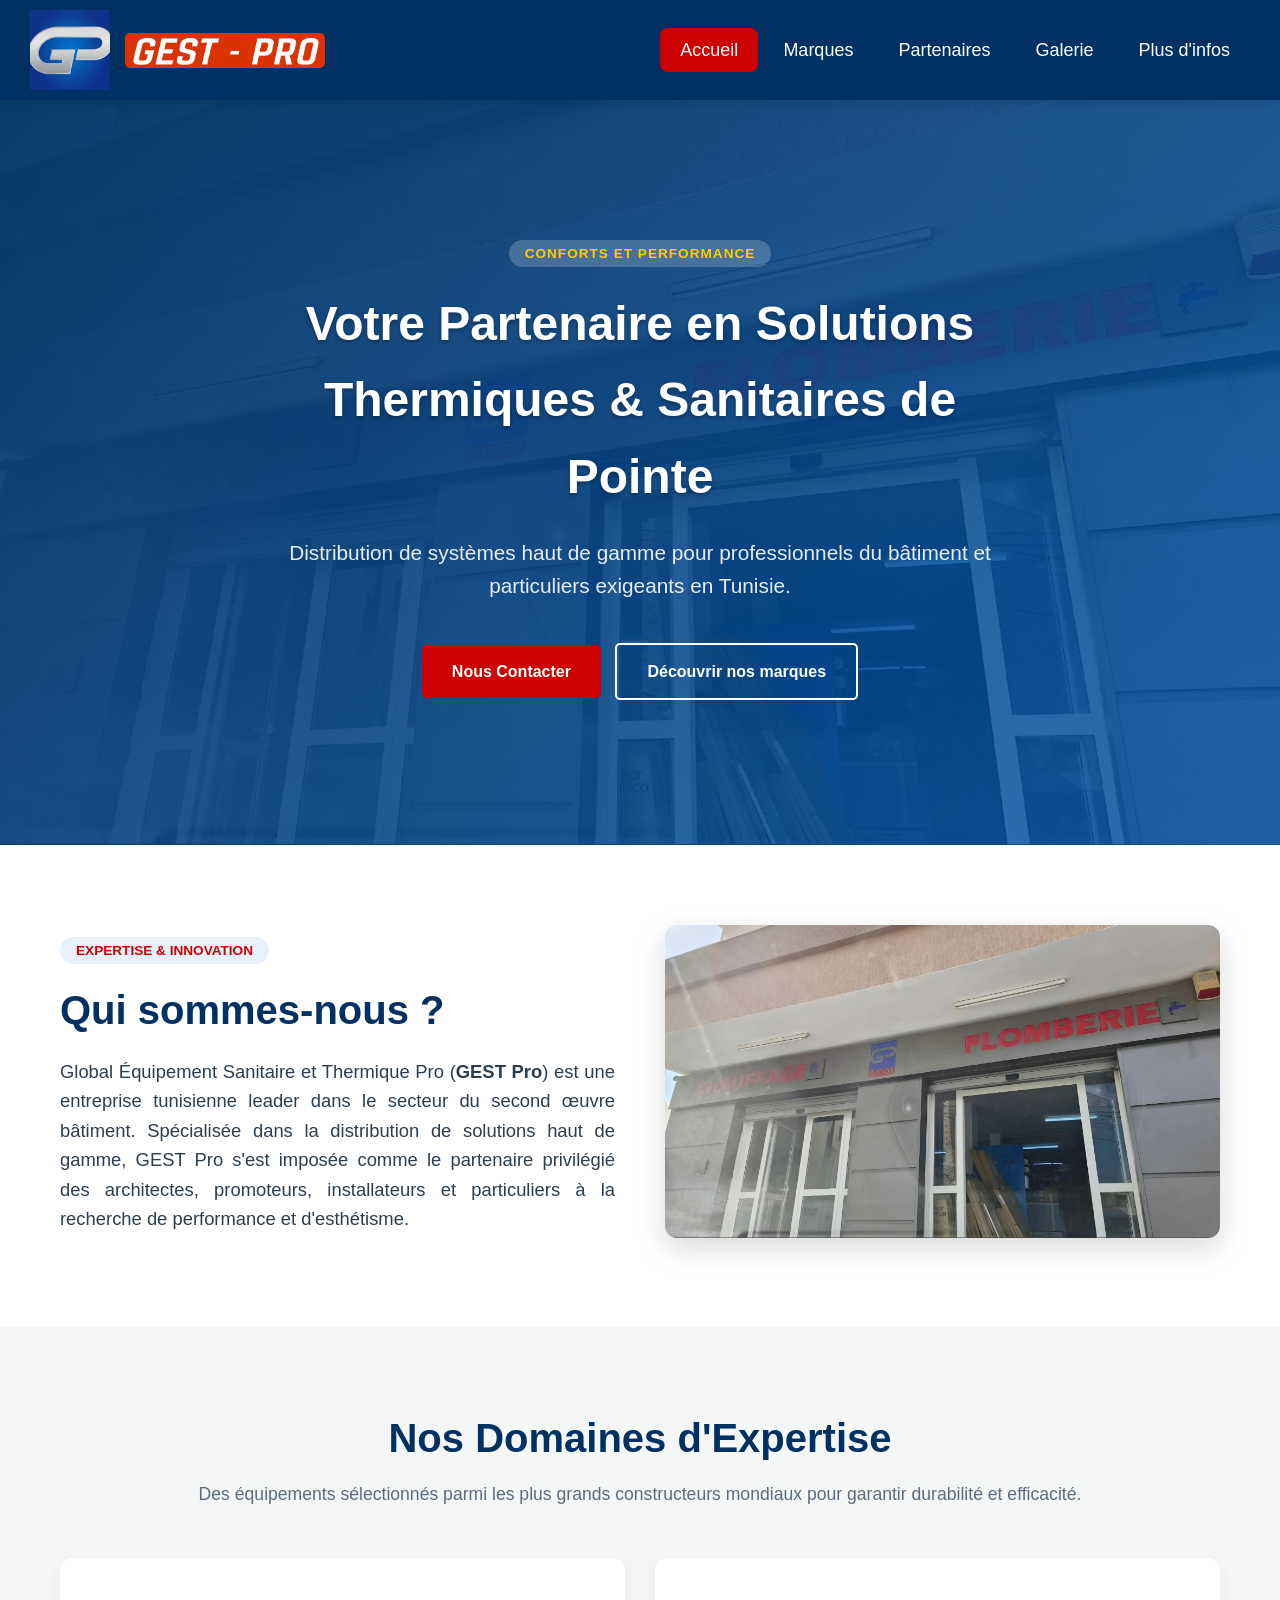
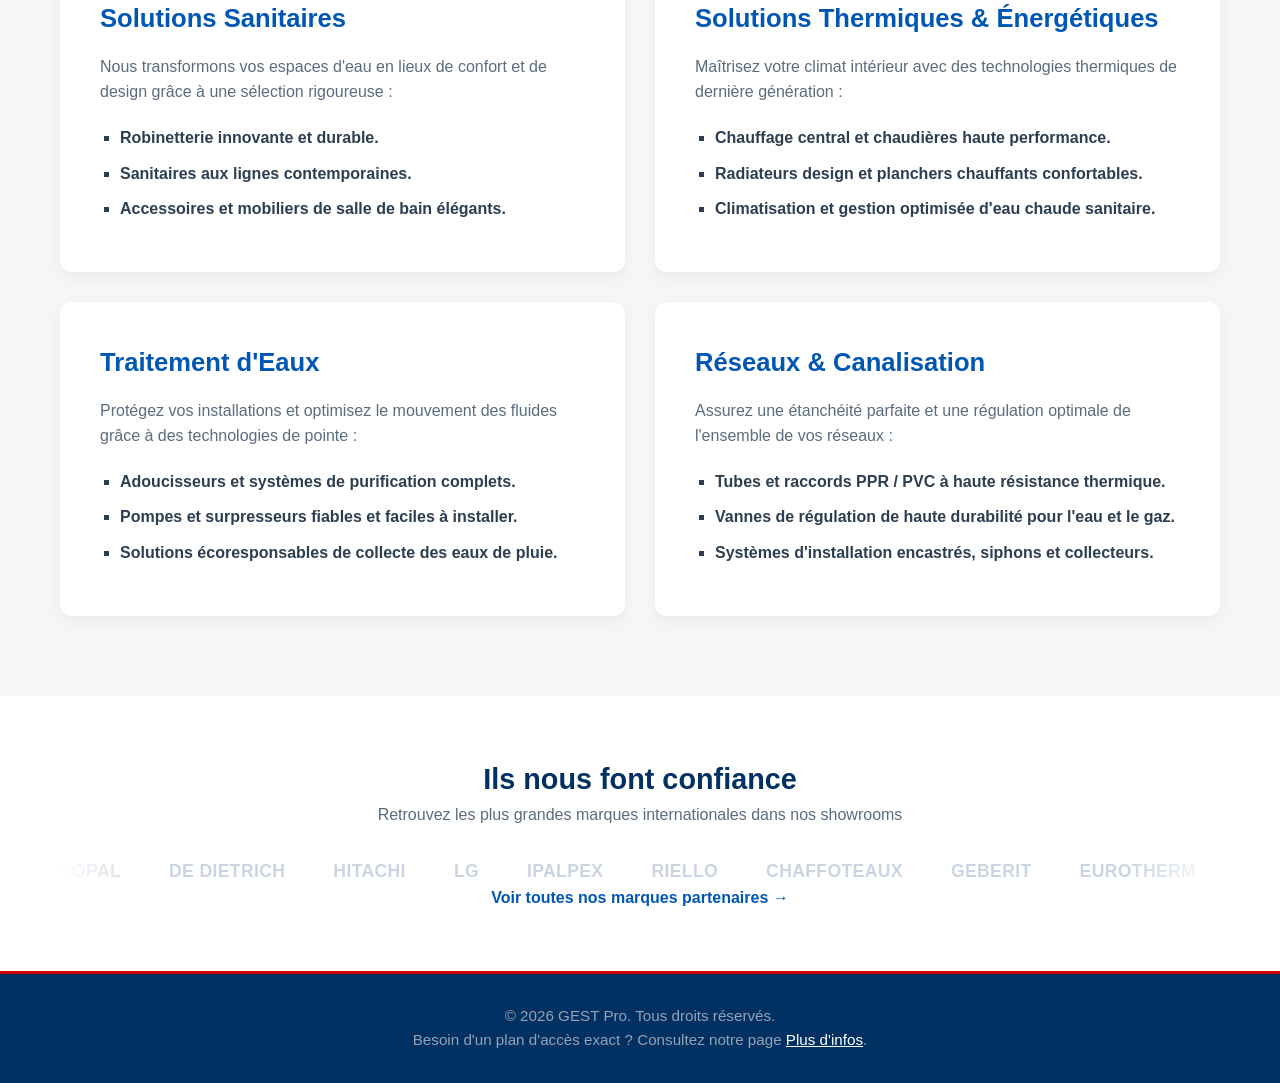
<file: index.html>
<!DOCTYPE html>
<html lang="fr">
<head>
    <meta charset='utf-8'>
    <meta name='viewport' content='width=device-width, initial-scale=1'>
    <meta property="og:site_name" content="GEST Pro">
    <title>GEST Pro: Global Equipements Sanitaires et Thermiques Pro - Sousse</title>
    <meta name="description" content="GEST Pro à Sousse, Tunisie. Spécialiste en solutions thermiques, chauffage central, climatisation, plomberie et équipements sanitaires de haute qualité.">
    <meta name="keywords" content="GEST, GEST Pro, Global, Equipements, sanitaires, thermiques, sousse, gest pro sousse">
    <link rel="shortcut icon" href="pics/gestproimg.png"> <link rel="icon" type="image/png" sizes="32x32" href="pics/gestproimg.png"> 
    <link rel='stylesheet' href='index.css'>
    <script type="application/ld+json">
    {
      "@context": "https://schema.org",
      "@type": "WebSite",
      "name": "GEST Pro",
      "url": "https://gest-pro-17.github.io/GEST-Pro/"
    }
    </script>
    <script type="application/ld+json">
    {
      "@context": "https://schema.org",
      "@type": "LocalBusiness",
      "name": "GEST Pro",
      "description": "Distributeur de solutions thermiques et sanitaires en Tunisie.",
      "image": "https://gest-pro-17.github.io/GEST-Pro/pics/facadeJour.png",
      "telephone": "+216 31 154 858",
      "email": "anouar.graja@gmail.com",
      "address": {
        "@type": "PostalAddress",
        "addressLocality": "Sousse",
        "addressCountry": "TN"
      },
      "openingHours": "Mo-Fr 08:00-17:30, Sa 08:00-14:30",
      "url": "https://gest-pro-17.github.io/GEST-Pro/"
    }
    </script>

</head>
<body>

    <header>
        <nav class="navbar">
            <div class="logo-container">
                <img src="pics/gestproimg.png" alt="Logo de GEST Pro" class="logo-icon" width="80" height="80">
                <img src="pics/gestprotext.png" alt="GEST Pro" class="logo-text" width="200" height="35">
            </div>
            <ul class="nav-links">
                <li><a href="index.html" class="active">Accueil</a></li>
                <li><a href="marques.html">Marques</a></li>
                <li><a href="partenaires.html">Partenaires</a></li>
                <li><a href="galerie.html">Galerie</a></li>
                <li><a href="infos.html">Plus d'infos</a></li>
            </ul>
        </nav>
    </header>

    <main>
        <section class="hero-section">
            <div class="hero-overlay"></div>
            <div class="container hero-content">
                <span class="badge-alt">CONFORTS ET PERFORMANCE</span>
                <h1>Votre Partenaire en Solutions Thermiques & Sanitaires de Pointe</h1>
                <p>Distribution de systèmes haut de gamme pour professionnels du bâtiment et particuliers exigeants en Tunisie.</p>
                <div class="hero-actions">
                    <a href="infos.html" class="btn btn-primary">Nous Contacter</a>
                    <a href="marques.html" class="btn btn-secondary">Découvrir nos marques</a>
                </div>
            </div>
        </section>

        <section class="about-gest">
            <div class="container">
                <div class="intro-container">
                    <div class="intro-text">
                        <span class="badge">EXPERTISE & INNOVATION</span>
                        <h2>Qui sommes-nous ?</h2>
                        <p class="lead">
                            Global Équipement Sanitaire et Thermique Pro (<strong>GEST Pro</strong>) est une entreprise tunisienne leader dans le secteur du second œuvre bâtiment. Spécialisée dans la distribution de solutions haut de gamme, GEST Pro s'est imposée comme le partenaire privilégié des architectes, promoteurs, installateurs et particuliers à la recherche de performance et d'esthétisme.
                        </p>
                    </div>
                    <div class="intro-image">
                        <img src="pics/facadeJour.png" alt="Façade de GEST Pro" class="facade-image">
                    </div>
                </div>
            </div>
        </section>

        <section class="expertise-section">
            <div class="container">
                <h2 class="section-title">Nos Domaines d'Expertise</h2>
                <p class="section-subtitle">Des équipements sélectionnés parmi les plus grands constructeurs mondiaux pour garantir durabilité et efficacité.</p>
                
                <div class="features-grid">
                    <div class="feature-card" id="sanitaires">
                        <div class="card-body">
                            <h3>Solutions Sanitaires</h3>
                            <p>Nous transformons vos espaces d'eau en lieux de confort et de design grâce à une sélection rigoureuse :</p>
                            <ul>
                                <li>Robinetterie innovante et durable.</li>
                                <li>Sanitaires aux lignes contemporaines.</li>
                                <li>Accessoires et mobiliers de salle de bain élégants.</li>
                            </ul>
                        </div>
                    </div>

                    <div class="feature-card" id="thermiques">
                        <div class="card-body">
                            <h3>Solutions Thermiques & Énergétiques</h3>
                            <p>Maîtrisez votre climat intérieur avec des technologies thermiques de dernière génération :</p>
                            <ul>
                                <li>Chauffage central et chaudières haute performance.</li>
                                <li>Radiateurs design et planchers chauffants confortables.</li>
                                <li>Climatisation et gestion optimisée d'eau chaude sanitaire.</li>
                            </ul>
                        </div>
                    </div>

                    <div class="feature-card" id="traitement-eaux">
                        <div class="card-body">
                            <h3>Traitement d'Eaux</h3>
                            <p>Protégez vos installations et optimisez le mouvement des fluides grâce à des technologies de pointe :</p>
                            <ul>
                                <li>Adoucisseurs et systèmes de purification complets.</li>
                                <li>Pompes et surpresseurs fiables et faciles à installer.</li>
                                <li>Solutions écoresponsables de collecte des eaux de pluie.</li>
                            </ul>
                        </div>
                    </div>

                    <div class="feature-card" id="reseaux-canalisation">
                        <div class="card-body">
                            <h3>Réseaux & Canalisation</h3>
                            <p>Assurez une étanchéité parfaite et une régulation optimale de l'ensemble de vos réseaux :</p>
                            <ul>
                                <li>Tubes et raccords PPR / PVC à haute résistance thermique.</li>
                                <li>Vannes de régulation de haute durabilité pour l'eau et le gaz.</li>
                                <li>Systèmes d'installation encastrés, siphons et collecteurs.</li>
                            </ul>
                        </div>
                    </div>
                </div>
            </div>
        </section>

        <section class="brands-preview">
            <div class="container text-center">
                <h3>Ils nous font confiance</h3>
                <p>Retrouvez les plus grandes marques internationales dans nos showrooms</p>
                <div class="brands-logos-placeholder">
                      <div class="brands-track">
                        <span>SOPAL</span>
                        <span>DE DIETRICH</span>
                        <span>HITACHI</span>
                        <span>LG</span>
                        <span>IPALPEX</span>
                        <span>RIELLO</span>
                        <span>CHAFFOTEAUX</span>
                        <span>GEBERIT</span>
                        <span>EUROTHERM</span>
                        <span>TIEMME</span>
                        <span>HANSGROHE</span>
                        <span>ASTRALPOOL</span>
                        <span>GROHE</span>
                        <span>ARCO</span>
                      </div>
                      <div class="brands-track" aria-hidden="true">
                        <span>SOPAL</span>
                        <span>DE DIETRICH</span>
                        <span>HITACHI</span>
                        <span>LG</span>
                        <span>IPALPEX</span>
                        <span>RIELLO</span>
                        <span>CHAFFOTEAUX</span>
                        <span>GEBERIT</span>
                        <span>EUROTHERM</span>
                        <span>TIEMME</span>
                        <span>HANSGROHE</span>
                        <span>ASTRALPOOL</span>
                        <span>GROHE</span>
                        <span>ARCO</span>
                      </div>
                    </div>
                <a href="marques.html" class="link-more">Voir toutes nos marques partenaires →</a>
            </div>
        </section>
    </main>

    <footer class="main-footer">
        <div class="container footer-content">
            <p>&copy; 2026 GEST Pro. Tous droits réservés.</p>
            <p>Besoin d'un plan d'accès exact ? Consultez notre page <a href="infos.html">Plus d'infos</a>.</p>
        </div>
    </footer>

</body>
</html>
</file>
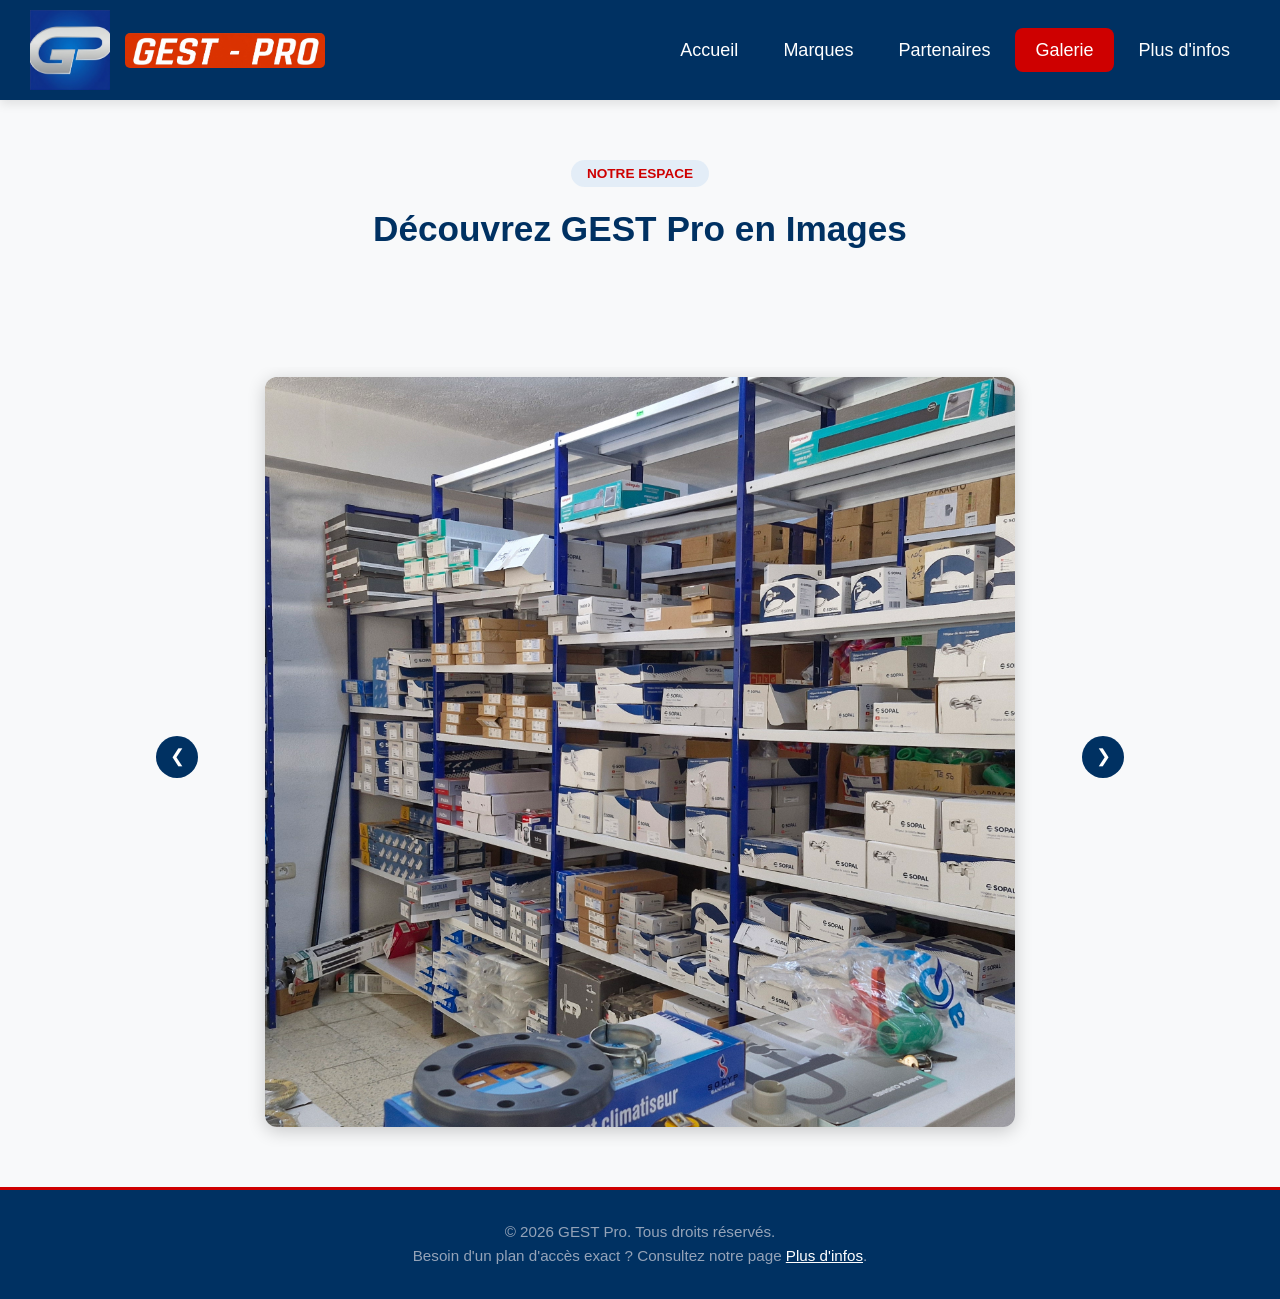
<file: galerie.html>
<!DOCTYPE html>
<html lang="fr">
<head>
    <meta charset='utf-8'>
    <meta name='viewport' content='width=device-width, initial-scale=1'>
    <meta name="description" content="Découvrez GEST Pro Sousse en images: aperçu de nos solutions sanitaires et thermiques professionelles.">
    <title>GEST Pro en images - un Sneak Peek</title>
    <link rel="shortcut icon" href="pics/gestproimg.png"> <link rel="icon" type="image/png" sizes="32x32" href="pics/gestproimg.png"> 
   
    <link rel='stylesheet' href='index.css'>
    <link rel='stylesheet' href='galerie.css'>
</head>
<body>

    <header>
        <nav class="navbar">
            <div class="logo-container">
                <img src="pics/gestproimg.png" alt="Logo" class="logo-icon" width="80" height="80">
                <img src="pics/gestprotext.png" alt="GEST Pro" class="logo-text" width="200" height="35">
            </div>
            <ul class="nav-links">
                <li><a href="index.html">Accueil</a></li>
                <li><a href="marques.html">Marques</a></li>
                <li><a href="partenaires.html">Partenaires</a></li>
                <li><a href="galerie.html" class="active">Galerie</a></li>
                <li><a href="infos.html">Plus d'infos</a></li>
            </ul>
        </nav>
    </header>

    <main class="galerie-page">
        <section class="galerie-intro">
            <div class="container">
                <span class="badge">Notre Espace</span>
                <h1 class="section-title">Découvrez GEST Pro en Images</h1>
            </div>
        </section>

        <section class="carousel-section">
            <div class="carousel-container">
                <button class="carousel-arrow prev-arrow" id="prevBtn">&#10094;</button>
                <button class="carousel-arrow next-arrow" id="nextBtn">&#10095;</button>

                <div class="carousel-track" id="carouselTrack">
                    <div class="carousel-slide"><img src="pics/photo1.jpg" alt="Photo 1"></div>
                    <div class="carousel-slide"><img src="pics/photo2.jpg" alt="Photo 2"></div>
                    <div class="carousel-slide"><img src="pics/photo3.jpg" alt="Photo 3"></div>
                    <div class="carousel-slide"><img src="pics/photo4.jpg" alt="Photo 4"></div>
                    <div class="carousel-slide"><img src="pics/photo5.jpg" alt="Photo 5"></div>
                    <div class="carousel-slide"><img src="pics/photo6.jpg" alt="Photo 6"></div>
                    <div class="carousel-slide"><img src="pics/photo7.jpg" alt="Photo 7"></div>
                    <div class="carousel-slide"><img src="pics/photo8.jpg" alt="Photo 8"></div>
                    <div class="carousel-slide"><img src="pics/photo9.jpg" alt="Photo 9"></div>
                    <div class="carousel-slide"><img src="pics/photo10.jpg" alt="Photo 10"></div>
                    <div class="carousel-slide"><img src="pics/photo11.jpg" alt="Photo 11"></div>
                    <div class="carousel-slide"><img src="pics/photo12.jpg" alt="Photo 12"></div>
                    <div class="carousel-slide"><img src="pics/photo13.jpg" alt="Photo 13"></div>
                    <div class="carousel-slide"><img src="pics/photo14.jpg" alt="Photo 14"></div>
                    <div class="carousel-slide"><img src="pics/photo15.jpg" alt="Photo 15"></div>
                    <div class="carousel-slide"><img src="pics/photo16.jpg" alt="Photo 16"></div>
                    <div class="carousel-slide"><img src="pics/photo17.jpg" alt="Photo 17"></div>
                    <div class="carousel-slide"><img src="pics/photo18.jpg" alt="Photo 18"></div>
                    <div class="carousel-slide"><img src="pics/photo19.jpg" alt="Photo 19"></div>
                    <div class="carousel-slide"><img src="pics/photo20.jpg" alt="Photo 20"></div>
                    <div class="carousel-slide"><img src="pics/photo21.jpg" alt="Photo 21"></div>
                    <div class="carousel-slide"><img src="pics/photo22.jpg" alt="Photo 22"></div>
                    <div class="carousel-slide"><img src="pics/photo23.jpg" alt="Photo 23"></div>
                    <div class="carousel-slide"><img src="pics/photo24.jpg" alt="Photo 24"></div>
                </div>
            </div>
        </section>
    </main>

    <script>
        const track   = document.getElementById('carouselTrack');
        const prevBtn = document.getElementById('prevBtn');
        const nextBtn = document.getElementById('nextBtn');

        // Scroll exactly one slide (= the track's visible width) at a time
        // scroll-snap-type in CSS ensures it always lands perfectly centered
        nextBtn.addEventListener('click', () => track.scrollBy({ left:  track.offsetWidth, behavior: 'smooth' }));
        prevBtn.addEventListener('click', () => track.scrollBy({ left: -track.offsetWidth, behavior: 'smooth' }));
    </script>

    <footer class="main-footer">
        <div class="container footer-content">
            <p>&copy; 2026 GEST Pro. Tous droits réservés.</p>
            <p>Besoin d'un plan d'accès exact ? Consultez notre page <a href="infos.html">Plus d'infos</a>.</p>
        </div>
    </footer>
</body>
</html>
</file>
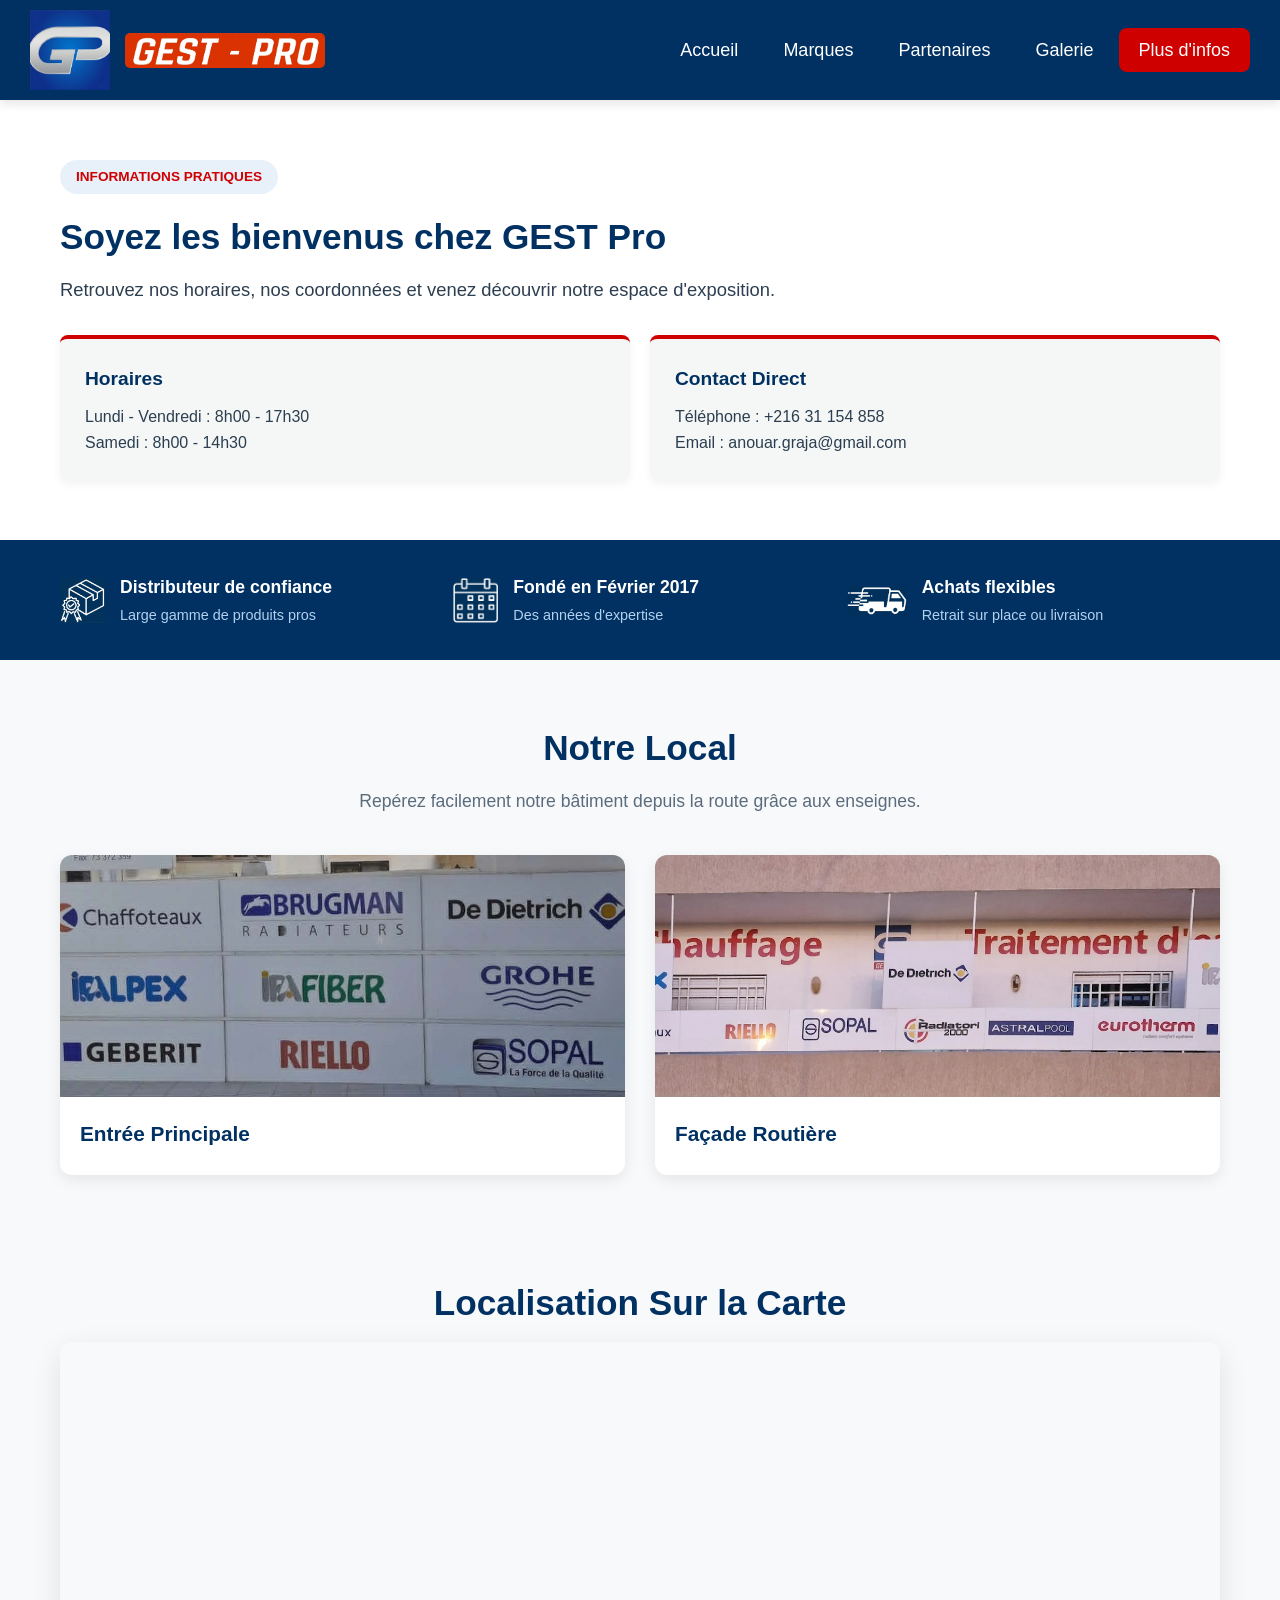
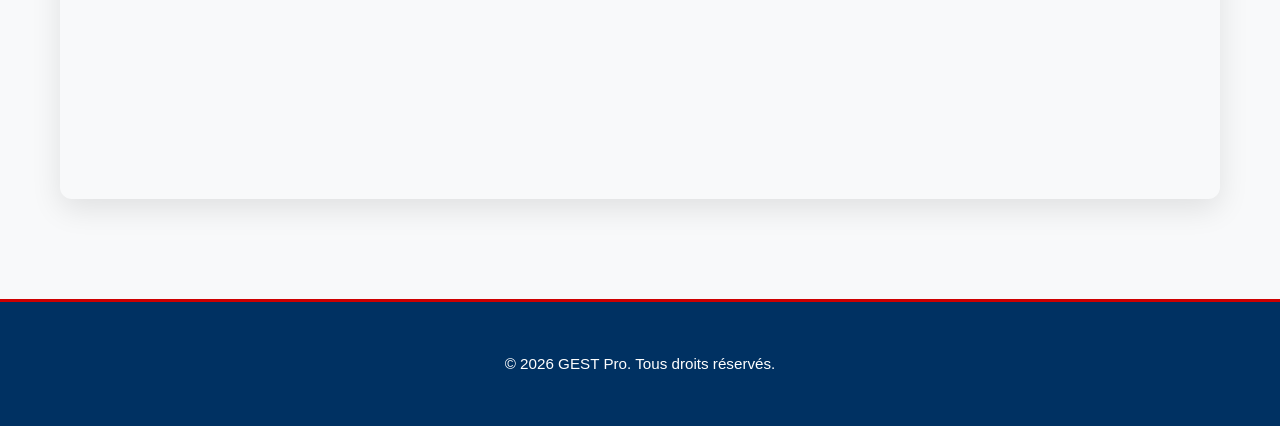
<file: infos.html>
<!DOCTYPE html>
<html lang="fr">
<head>
    <meta charset='utf-8'>
    <meta name='viewport' content='width=device-width, initial-scale=1'>
    <meta name="description" content="Contactez GEST Pro à Sousse. Horaires, téléphone, email et plan d'accès pour visiter notre showroom d'équipements sanitaires.">
    <title>Contact, Horaires & Localisation de GEST Pro Sousse</title>
    <link rel="shortcut icon" href="pics/gestproimg.png"> <link rel="icon" type="image/png" sizes="32x32" href="pics/gestproimg.png"> 
   
    <link rel='stylesheet' href='index.css'> <link rel='stylesheet' href='infos.css'>   
    <script type="application/ld+json">
        {
          "@context": "https://schema.org",
          "@type": "LocalBusiness",
          "name": "GEST Pro",
          "description": "Distributeur de solutions thermiques et sanitaires en Tunisie.",
          "image": "https://houssemdedinegraja.github.io/GEST-Pro/pics/facadeJour.png",
          "telephone": "+216 31 154 858",
          "email": "anouar.graja@gmail.com",
          "address": {
            "@type": "PostalAddress",
            "addressLocality": "Sousse",
            "addressCountry": "TN"
          },
          "openingHours": "Mo-Fr 08:00-17:30, Sa 08:00-14:30",
          "url": "https://houssemdedinegraja.github.io/GEST-Pro/"
        }
    </script>
</head>
<body>

    <header>
        <nav class="navbar">
            <div class="logo-container">
                <img src="pics/gestproimg.png" alt="Logo de GEST Pro" class="logo-icon" width="80" height="80">
                <img src="pics/gestprotext.png" alt="GEST Pro" class="logo-text" width="200" height="35">
            </div>
            <ul class="nav-links">
                <li><a href="index.html">Accueil</a></li>
                <li><a href="marques.html">Marques</a></li>
                <li><a href="partenaires.html">Partenaires</a></li>
                <li><a href="galerie.html">Galerie</a></li>
                <li><a href="infos.html" class="active">Plus d'infos</a></li>
                
            </ul>
        </nav>
    </header>

    <main class="infos-page">
        <section class="info-header-section">
            <div class="container info-hero-split">
                
                <div class="info-hero-left">
                    <span class="badge">Informations Pratiques</span>
                    <h1 class="section-title left-align">Soyez les bienvenus chez GEST Pro</h1>
                    <p class="lead left-align">Retrouvez nos horaires, nos coordonnées et venez découvrir notre espace d'exposition.</p>
                    
                    <div class="info-grid">
                        <div class="info-card">
                            <h4>Horaires</h4>
                            <p>Lundi - Vendredi : 8h00 - 17h30<br>Samedi : 8h00 - 14h30</p>
                        </div>
                        <div class="info-card">
                            <h4>Contact Direct</h4>
                            <p>Téléphone : +216 31 154 858<br>Email : anouar.graja@gmail.com</p>
                        </div>
                    </div>
                </div>
            </div>
        </section>
        <section class="trust-banner">
            <div class="container trust-container">
                
                <div class="trust-item">
                    <img src="pics/product-icon.png" alt="Icône Produit" class="trust-icon">
                    <div class="trust-text">
                        <strong>Distributeur de confiance</strong>
                        <span>Large gamme de produits pros</span>
                    </div>
                </div>

                <div class="trust-item">
                    <img src="pics/calendar-icon.png" alt="Icône Calendrier" class="trust-icon" width="70" >
                    <div class="trust-text">
                        <strong>Fondé en Février 2017</strong>
                        <span>Des années d'expertise</span>
                    </div>
                </div>

                <div class="trust-item">
                    <img src="pics/delivery-icon.png" alt="Icône Livraison" class="trust-icon truck-icon">
                    <div class="trust-text">
                        <strong>Achats flexibles</strong>
                        <span>Retrait sur place ou livraison</span>
                    </div>
                </div>

            </div>
        </section>
        <section class="facility-gallery">
            <div class="container">
                <h2 class="section-title">Notre Local</h2>
                <p class="section-subtitle">Repérez facilement notre bâtiment depuis la route grâce aux enseignes.</p>
                
                <div class="gallery-grid">
                    <div class="gallery-item">
                        <img src="pics/facademarques.jpg" alt="Façade Principale GEST Pro">
                        <div class="gallery-caption">
                            <h3>Entrée Principale</h3>
                        </div>
                    </div>
                    
                    <div class="gallery-item">
                        <img src="pics/backade.png" alt="Façade Secondaire GEST Pro">
                        <div class="gallery-caption">
                            <h3>Façade Routière</h3>
                        </div>
                    </div>
                </div>
            </div>
        </section>

        <section class="map-section-isolated">
            <div class="container">
                <h2 class="section-title">Localisation Sur la Carte</h2>
                <div class="map-frame-wrapper">
                    <iframe src="https://maps.google.com/maps?q=Gest+Pro+Global+%C3%89quipement,+Sousse,+Tunisia&hl=fr&z=16&output=embed" width="100%" height="450" style="border:0;" allowfullscreen="" loading="lazy"></iframe>
                </div>
            </div>
        </section>
    </main>

    <footer class="main-footer">
        <div class="container footer-content" style="text-align: center; padding: 20px; background-color: #003162; color: white;">
            <p>&copy; 2026 GEST Pro. Tous droits réservés.</p>
        </div>
    </footer>
    
</body>
</html>
</file>
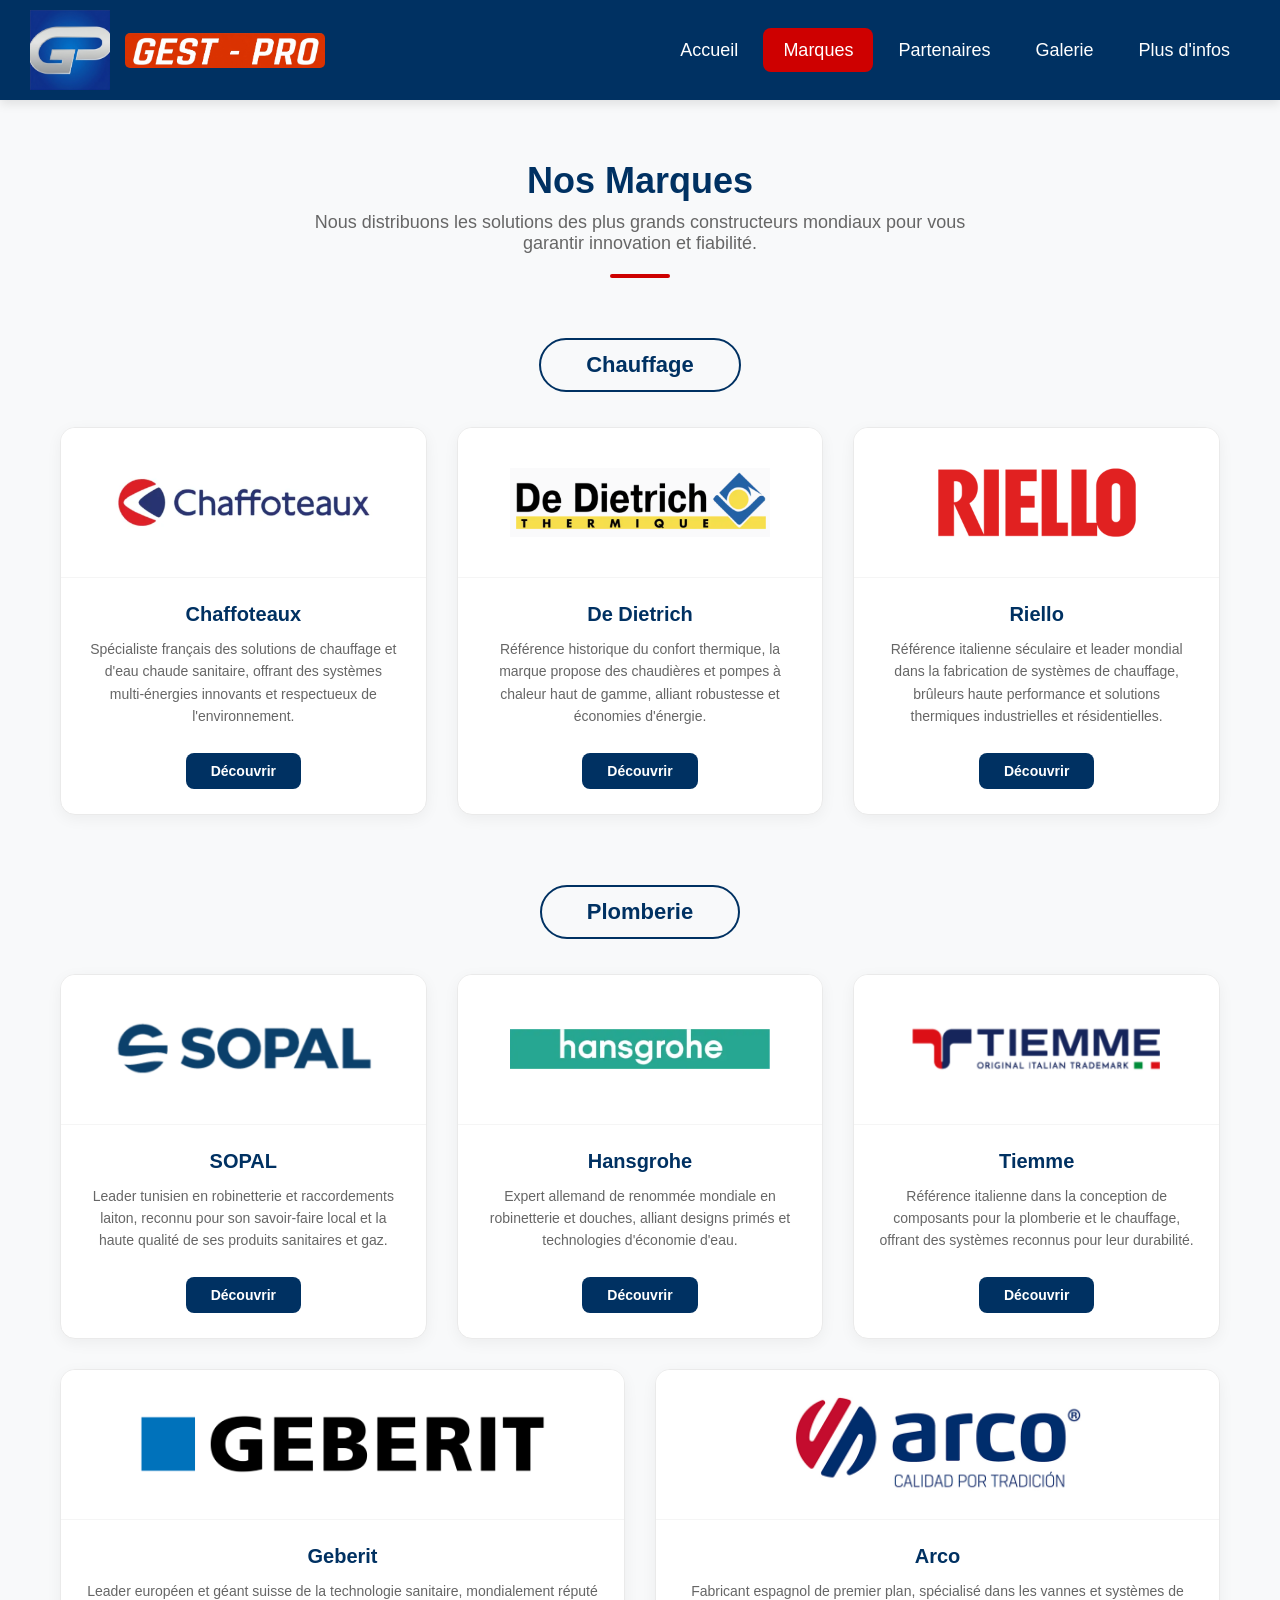
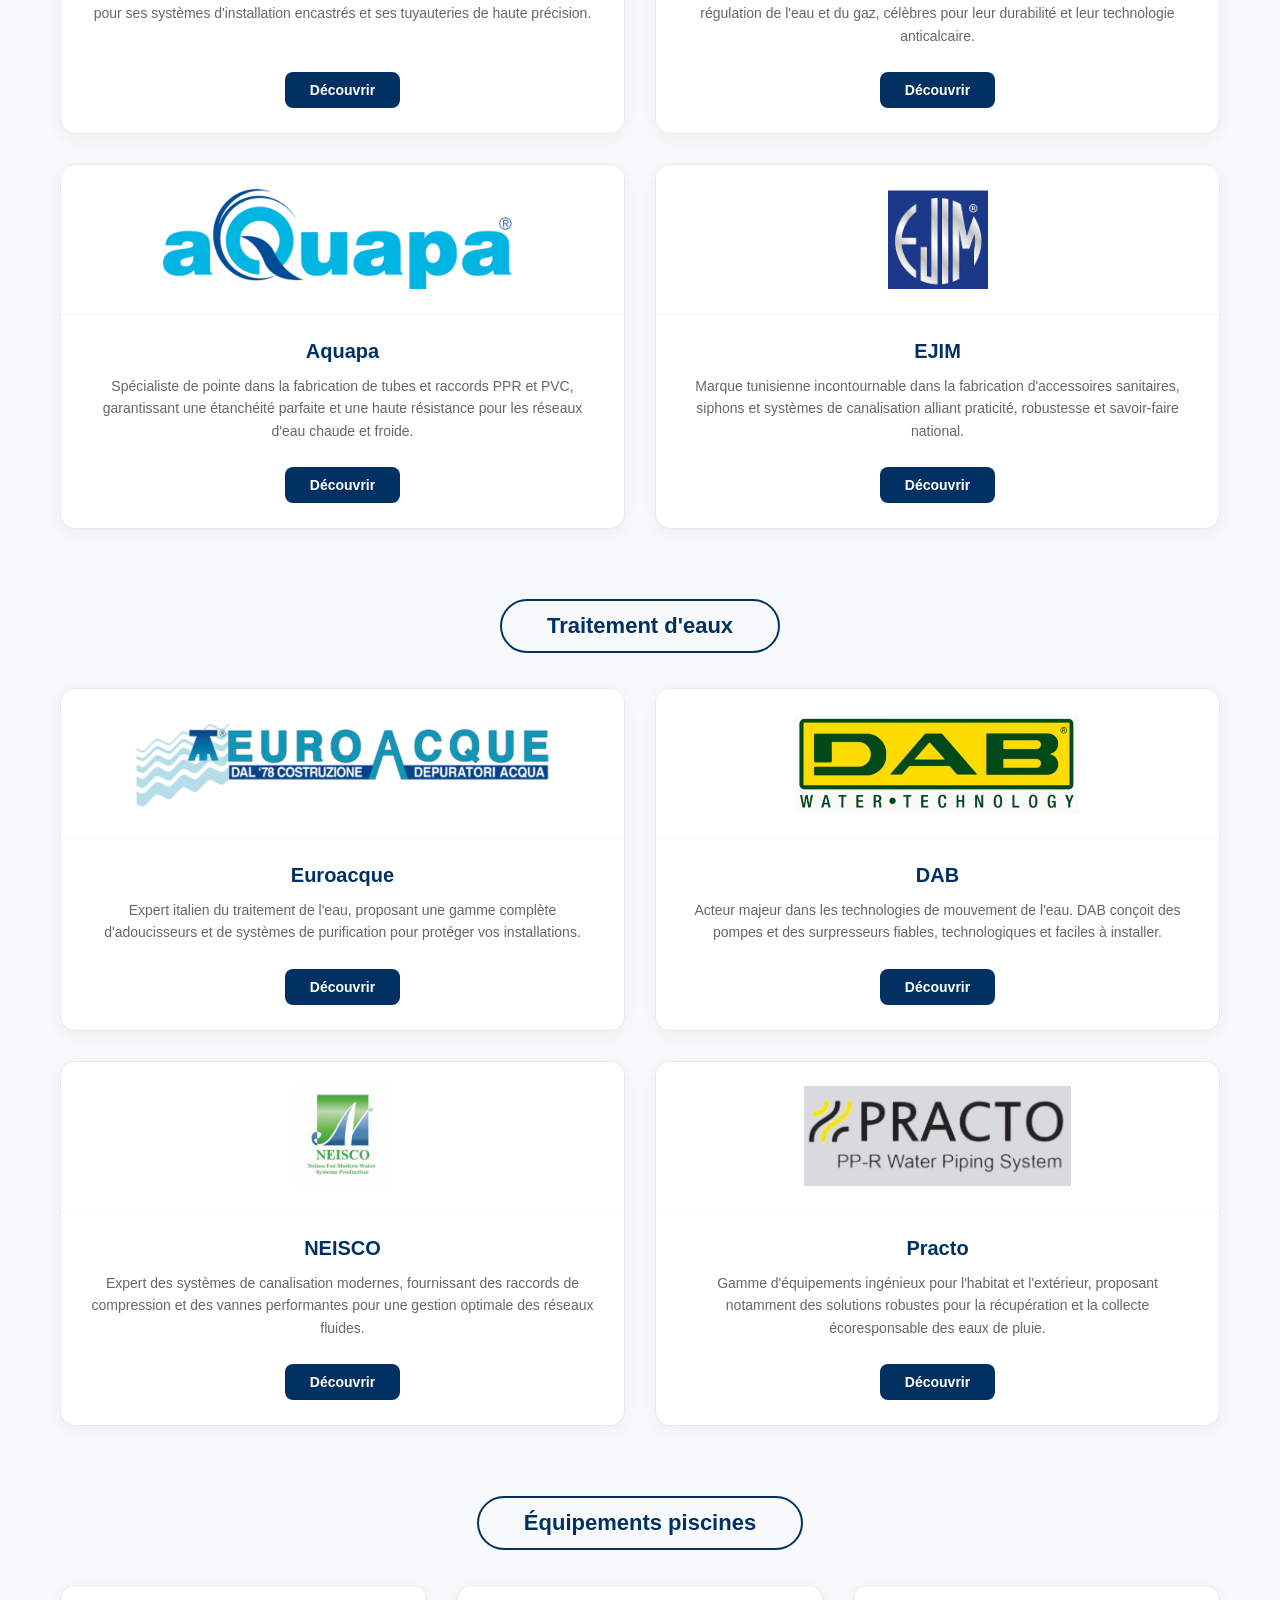
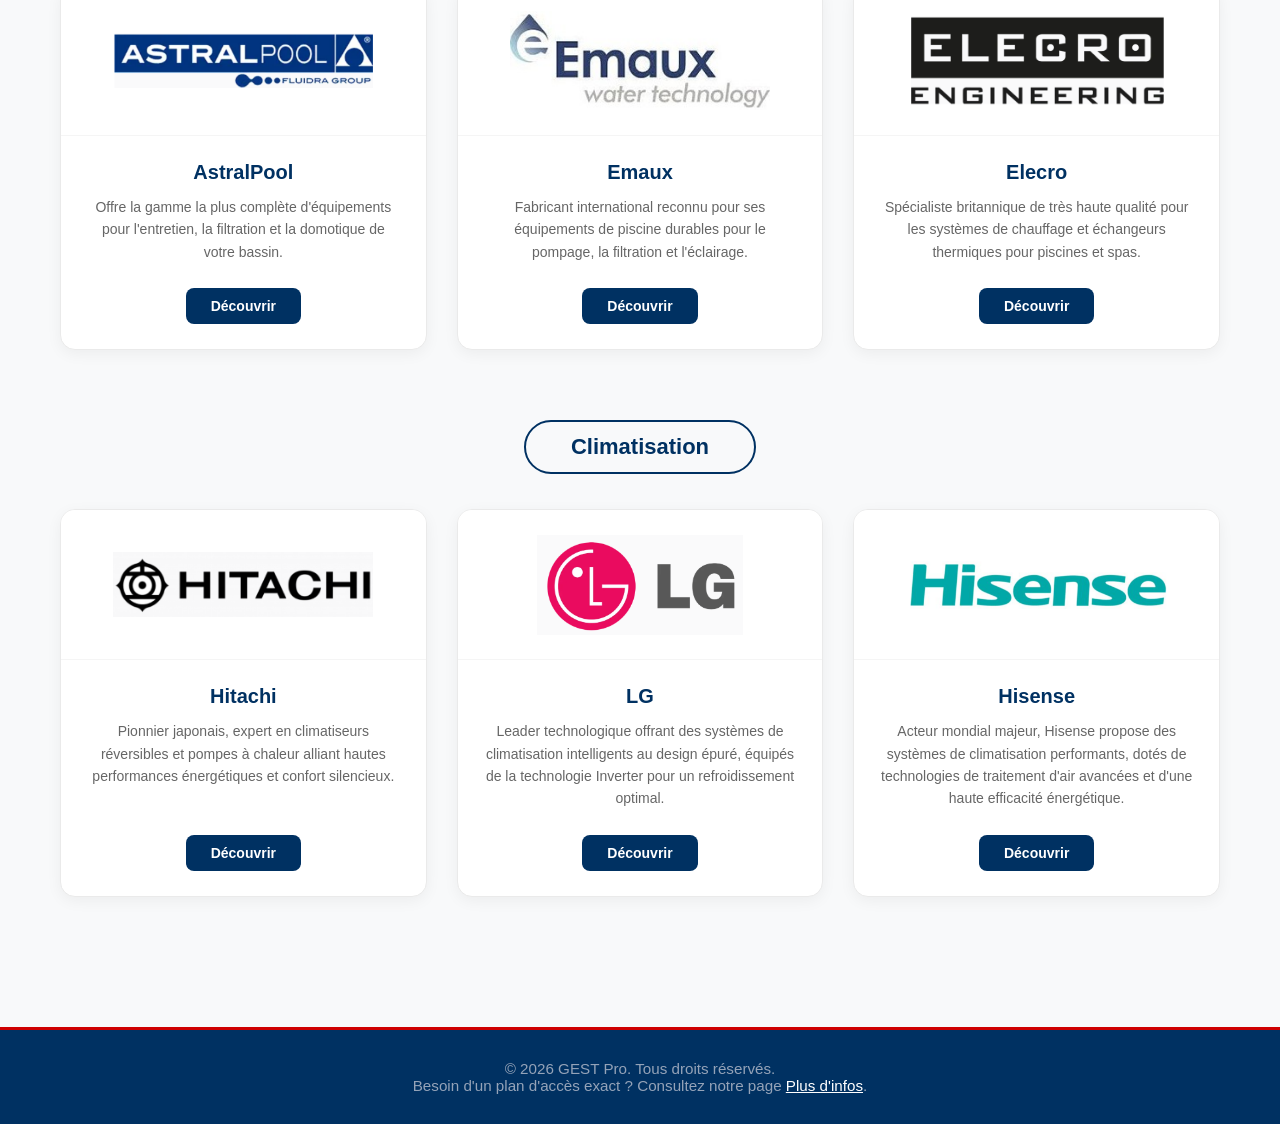
<file: marques.html>
<!DOCTYPE html>
<html lang="fr">
<head>
    <meta charset='utf-8'>
    <meta name='viewport' content='width=device-width, initial-scale=1'>
    <meta name="description" content="Découvrez tous nos produits de marque en chauffage, plomberie, traitement d'eaux et plus: Chaffoteaux, De Dietrich, Hansgrohe, LG, AstralPool et bien d'autres.">
    <title>Nos Marques en Chauffage, Plomberie, Clim et autres</title>
    <link rel="shortcut icon" href="pics/gestproimg.png"> <link rel="icon" type="image/png" sizes="32x32" href="pics/gestproimg.png"> 
   
    <link rel='stylesheet' href='marques.css'>
</head>
<body>
    <header>
        <nav class="navbar">
            <div class="logo-container">
                <img src="pics/gestproimg.png" alt="Logo de GEST Pro" class="logo-icon" width="80" height="80">
                <img src="pics/gestprotext.png" alt="GEST Pro" class="logo-text" width="200" height="35">
            </div>
            <ul class="nav-links">
                <li><a href="index.html">Accueil</a></li>
                <li><a href="marques.html" class="active">Marques</a></li>
                <li><a href="partenaires.html">Partenaires</a></li>
                <li><a href="galerie.html">Galerie</a></li>
                <li><a href="infos.html">Plus d'infos</a></li>
            </ul>
        </nav>
    </header>

    <main class="main-container">
        <div class="page-header">
            <h1>Nos Marques</h1>
            <p>Nous distribuons les solutions des plus grands constructeurs mondiaux pour vous garantir innovation et fiabilité.</p>
            <div class="header-line"></div>
        </div>

        <section class="category-section">
            <h2 class="category-title">Chauffage</h2>
            <div class="brands-grid">
                <div class="brand-card">
                    <div class="brand-image"><img src="pics/chaffoteauxlogo.png" alt="Chaffoteaux"></div>
                    <div class="brand-info">
                        <h3>Chaffoteaux</h3>
                        <p>Spécialiste français des solutions de chauffage et d'eau chaude sanitaire, offrant des systèmes multi-énergies innovants et respectueux de l'environnement.</p>
                        <a href="https://chaffoteaux.fr/" target="_blank" class="brand-link">Découvrir</a>
                    </div>
                </div>
                <div class="brand-card">
                    <div class="brand-image"><img src="pics/dietrichlogo.png" alt="De Dietrich"></div>
                    <div class="brand-info">
                        <h3>De Dietrich</h3>
                        <p>Référence historique du confort thermique, la marque propose des chaudières et pompes à chaleur haut de gamme, alliant robustesse et économies d'énergie.</p>
                        <a href="https://www.dedietrich-thermique.fr/" target="_blank" class="brand-link">Découvrir</a>
                    </div>
                </div>
                <div class="brand-card">
                    <div class="brand-image"><img src="pics/riellologo.png" alt="Riello"></div>
                    <div class="brand-info">
                        <h3>Riello</h3>
                        <p>Référence italienne séculaire et leader mondial dans la fabrication de systèmes de chauffage, brûleurs haute performance et solutions thermiques industrielles et résidentielles.</p>
                        <a href="https://www.riello.com/" target="_blank" class="brand-link">Découvrir</a>
                    </div>
                </div>
            </div>
        </section>

        <section class="category-section">
            <div class="category-title">
                <h2>Plomberie</h2>
            </div>
            
            <div class="brands-grid row-3-columns">
                <div class="brand-card">
                    <div class="brand-image"><img src="pics/sopallogo.png" alt="Sopal"></div>
                    <div class="brand-info">
                        <h3>SOPAL</h3>
                        <p>Leader tunisien en robinetterie et raccordements laiton, reconnu pour son savoir-faire local et la haute qualité de ses produits sanitaires et gaz.</p>
                        <a href="https://www.sopal.com/" target="_blank" class="brand-link">Découvrir</a>
                    </div>
                </div>
                <div class="brand-card">
                    <div class="brand-image"><img src="pics/hansgrohelogo.png" alt="Hansgrohe"></div>
                    <div class="brand-info">
                        <h3>Hansgrohe</h3>
                        <p>Expert allemand de renommée mondiale en robinetterie et douches, alliant designs primés et technologies d'économie d'eau.</p>
                        <a href="https://www.hansgrohe.fr/" target="_blank" class="brand-link">Découvrir</a>
                    </div>
                </div>
                <div class="brand-card">
                    <div class="brand-image"><img src="pics/tiemmeslogo.png" alt="Tiemme"></div>
                    <div class="brand-info">
                        <h3>Tiemme</h3>
                        <p>Référence italienne dans la conception de composants pour la plomberie et le chauffage, offrant des systèmes reconnus pour leur durabilité.</p>
                        <a href="https://www.tiemme.com/" target="_blank" class="brand-link">Découvrir</a>
                    </div>
                </div>
            </div>

            <div class="brands-grid row-2-columns">
                <div class="brand-card">
                    <div class="brand-image"><img src="pics/GeberitLogo.png" alt="Geberit"></div>
                    <div class="brand-info">
                        <h3>Geberit</h3>
                        <p>Leader européen et géant suisse de la technologie sanitaire, mondialement réputé pour ses systèmes d'installation encastrés et ses tuyauteries de haute précision.</p>
                        <a href="https://www.geberit.fr/" target="_blank" class="brand-link">Découvrir</a>
                    </div>
                </div>
                <div class="brand-card">
                    <div class="brand-image"><img src="pics/arcologo.png" alt="Arco"></div>
                    <div class="brand-info">
                        <h3>Arco</h3>
                        <p>Fabricant espagnol de premier plan, spécialisé dans les vannes et systèmes de régulation de l'eau et du gaz, célèbres pour leur durabilité et leur technologie anticalcaire.</p>
                        <a href="https://www.valvulasarco.com/" target="_blank" class="brand-link">Découvrir</a>
                    </div>
                </div>
            </div>

            <div class="brands-grid row-2-columns">
                <div class="brand-card">
                    <div class="brand-image"><img src="pics/aquapalogo.png" alt="Aquapa"></div>
                    <div class="brand-info">
                        <h3>Aquapa</h3>
                        <p>Spécialiste de pointe dans la fabrication de tubes et raccords PPR et PVC, garantissant une étanchéité parfaite et une haute résistance pour les réseaux d'eau chaude et froide.</p>
                        <a href="https://www.aquapa.com.tr/" target="_blank" class="brand-link">Découvrir</a>
                    </div>
                </div>
                <div class="brand-card">
                    <div class="brand-image"><img src="pics/ejimlogo.jpg" alt="EJIM"></div>
                    <div class="brand-info">
                        <h3>EJIM</h3>
                        <p>Marque tunisienne incontournable dans la fabrication d'accessoires sanitaires, siphons et systèmes de canalisation alliant praticité, robustesse et savoir-faire national.</p>
                        <a href="https://ejim.tn/" target="_blank" class="brand-link">Découvrir</a>
                    </div>
                </div>
            </div>
        </section>

        <section class="category-section">
            <div class="category-title">
                <h2>Traitement d'eaux</h2>
            </div>
            
            <div class="brands-grid row-2-columns">
                <div class="brand-card">
                    <div class="brand-image"><img src="pics/euroacquelogo.png" alt="Euroacque"></div>
                    <div class="brand-info">
                        <h3>Euroacque</h3>
                        <p>Expert italien du traitement de l'eau, proposant une gamme complète d'adoucisseurs et de systèmes de purification pour protéger vos installations.</p>
                        <a href="https://www.euroacque.it/" target="_blank" class="brand-link">Découvrir</a>
                    </div>
                </div>
                <div class="brand-card">
                    <div class="brand-image"><img src="pics/dablogo.png" alt="Dab"></div>
                    <div class="brand-info">
                        <h3>DAB</h3>
                        <p>Acteur majeur dans les technologies de mouvement de l'eau. DAB conçoit des pompes et des surpresseurs fiables, technologiques et faciles à installer.</p>
                        <a href="https://company.dabpumps.com/en" target="_blank" class="brand-link">Découvrir</a>
                    </div>
                </div>
            </div>

            <div class="brands-grid row-2-columns">
                <div class="brand-card">
                    <div class="brand-image"><img src="pics/neiscologo.png" alt="NEISCO"></div>
                    <div class="brand-info">
                        <h3>NEISCO</h3>
                        <p>Expert des systèmes de canalisation modernes, fournissant des raccords de compression et des vannes performantes pour une gestion optimale des réseaux fluides.</p>
                        <a href="https://www.neiscoegypt.com/" target="_blank" class="brand-link">Découvrir</a>
                    </div>
                </div>
                <div class="brand-card">
                    <div class="brand-image"><img src="pics/practologo.jpg" alt="Practo"></div>
                    <div class="brand-info">
                        <h3>Practo</h3>
                        <p>Gamme d'équipements ingénieux pour l'habitat et l'extérieur, proposant notamment des solutions robustes pour la récupération et la collecte écoresponsable des eaux de pluie.</p>
                        <a href="https://export.egic.com.eg/" target="_blank" class="brand-link">Découvrir</a>
                    </div>
                </div>
            </div>
        </section>

        <section class="category-section">
            <h2 class="category-title">Équipements piscines</h2>
            <div class="brands-grid">
                <div class="brand-card">
                    <div class="brand-image"><img src="pics/astralpoollogo.png" alt="AstralPool"></div>
                    <div class="brand-info">
                        <h3>AstralPool</h3>
                        <p>Offre la gamme la plus complète d'équipements pour l'entretien, la filtration et la domotique de votre bassin.</p>
                        <a href="https://www.astralpool.com/fr/fr.html" target="_blank" class="brand-link">Découvrir</a>
                    </div>
                </div>
                <div class="brand-card">
                    <div class="brand-image"><img src="pics/emauxlogo.jpg" alt="Emaux"></div>
                    <div class="brand-info">
                        <h3>Emaux</h3>
                        <p>Fabricant international reconnu pour ses équipements de piscine durables pour le pompage, la filtration et l'éclairage.</p>
                        <a href="https://emauxgroup.com/fr/emaux-water-technology-fr/" target="_blank" class="brand-link">Découvrir</a>
                    </div>
                </div>
                <div class="brand-card">
                    <div class="brand-image"><img src="pics/elecrologo.png" alt="Elecro"></div>
                    <div class="brand-info">
                        <h3>Elecro</h3>
                        <p>Spécialiste britannique de très haute qualité pour les systèmes de chauffage et échangeurs thermiques pour piscines et spas.</p>
                        <a href="https://elecro.fr/" target="_blank" class="brand-link">Découvrir</a>
                    </div>
                </div>
            </div>
        </section>

        <section class="category-section">
            <h2 class="category-title">Climatisation</h2>
            <div class="brands-grid">
                <div class="brand-card">
                    <div class="brand-image"><img src="pics/hitachilogo.png" alt="Hitachi"></div>
                    <div class="brand-info">
                        <h3>Hitachi</h3>
                        <p>Pionnier japonais, expert en climatiseurs réversibles et pompes à chaleur alliant hautes performances énergétiques et confort silencieux.</p>
                        <a href="https://www.hitachiclimat.fr/" target="_blank" class="brand-link">Découvrir</a>
                    </div>
                </div>
                <div class="brand-card">
                    <div class="brand-image"><img src="pics/lglogo.png" alt="LG"></div>
                    <div class="brand-info">
                        <h3>LG</h3>
                        <p>Leader technologique offrant des systèmes de climatisation intelligents au design épuré, équipés de la technologie Inverter pour un refroidissement optimal.</p>
                        <a href="https://www.lg.com/tn/climatisation" target="_blank" class="brand-link">Découvrir</a>
                    </div>
                </div>
                <div class="brand-card">
                    <div class="brand-image"><img src="pics/hisenselogo.png" alt="Hisense"></div>
                    <div class="brand-info">
                        <h3>Hisense</h3>
                        <p>Acteur mondial majeur, Hisense propose des systèmes de climatisation performants, dotés de technologies de traitement d'air avancées et d'une haute efficacité énergétique.</p>
                        <a href="https://hisense.fr/" target="_blank" class="brand-link">Découvrir</a>
                    </div>
                </div>
            </div>
        </section>
    </main>
    <button id="backToTop" class="back-to-top" aria-label="Retour en haut" title="Retour en haut">
      ↑
    </button>
    <footer class="main-footer">
        <div class="container footer-content">
            <p>&copy; 2026 GEST Pro. Tous droits réservés.</p>
            <p>Besoin d'un plan d'accès exact ? Consultez notre page <a href="infos.html">Plus d'infos</a>.</p>
        </div>
    </footer>
    <script>
      const backToTopBtn = document.getElementById('backToTop');

      window.addEventListener('scroll', () => {
        if (window.scrollY > 300) {
          backToTopBtn.classList.add('show');
        } else {
          backToTopBtn.classList.remove('show');
        }
      });

      backToTopBtn.addEventListener('click', () => {
        window.scrollTo({ top: 0, behavior: 'smooth' });
      });
    </script>
</body>
</html>
</file>
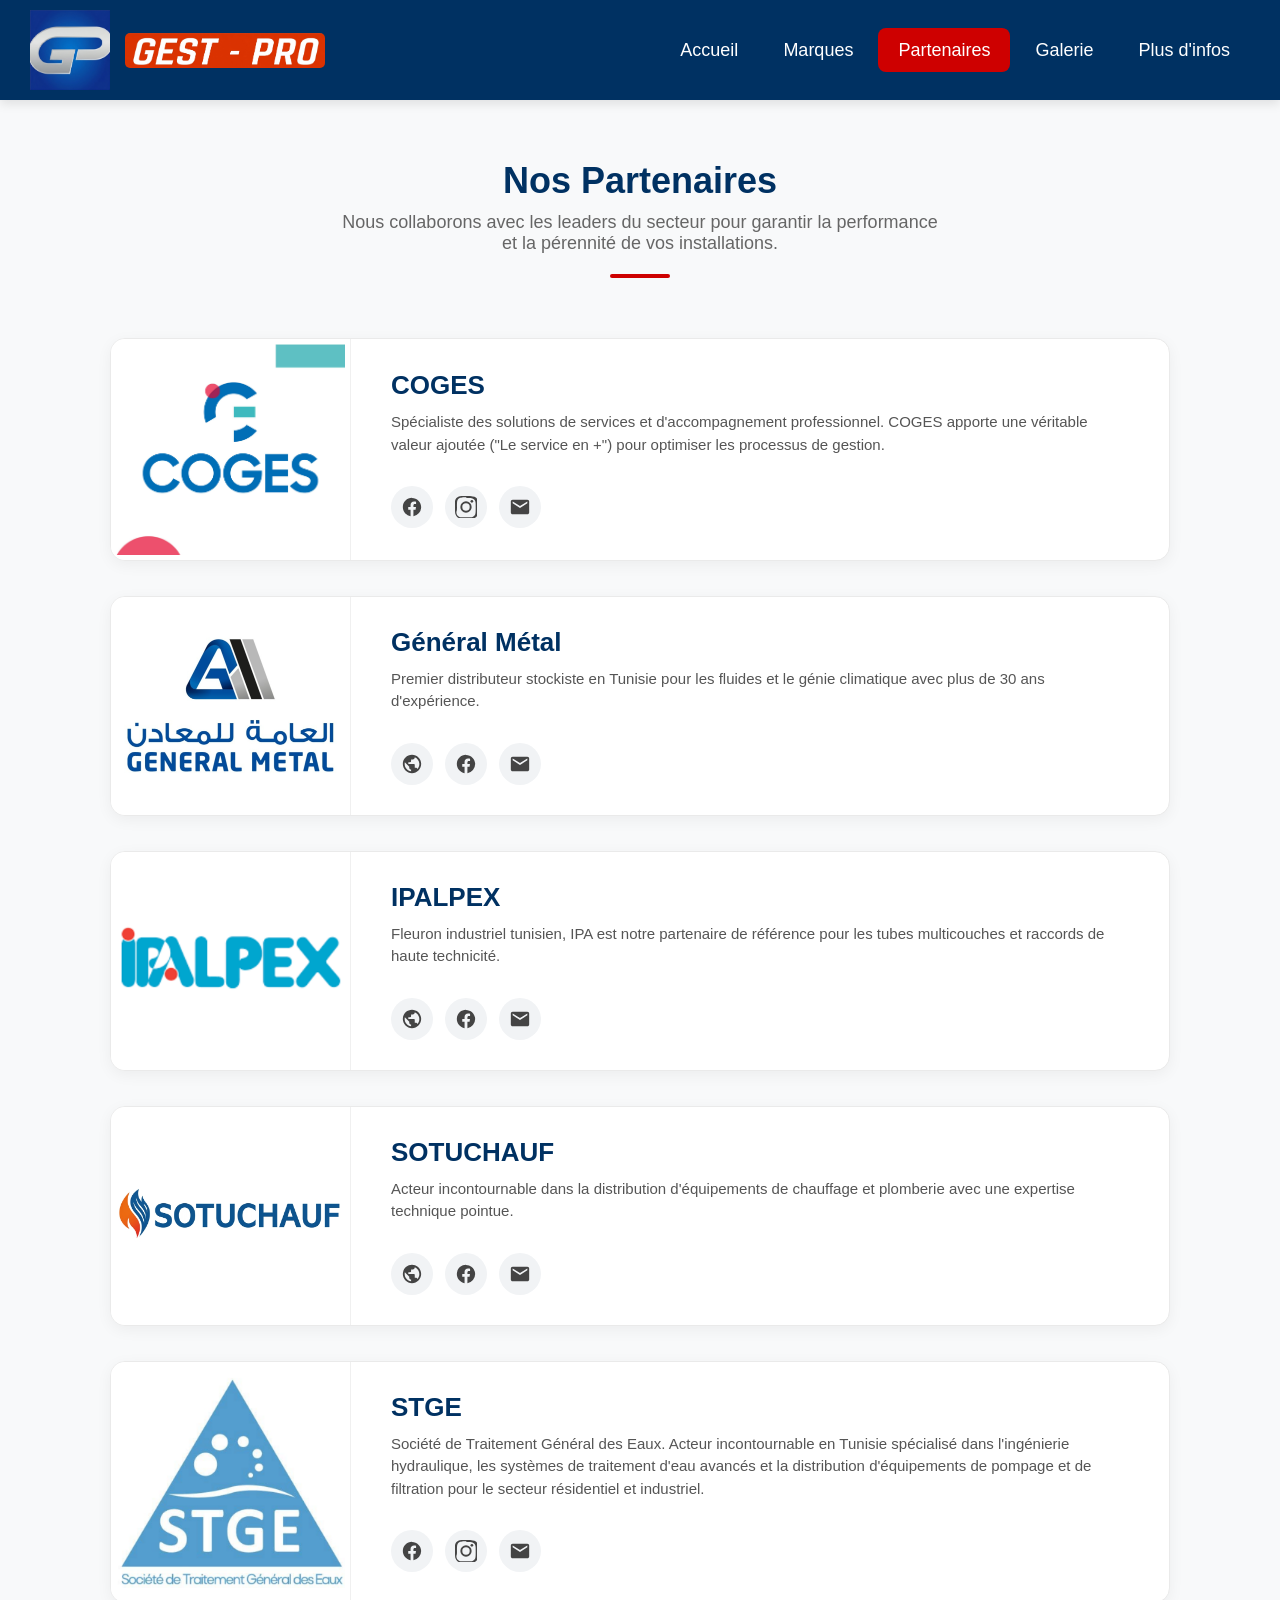
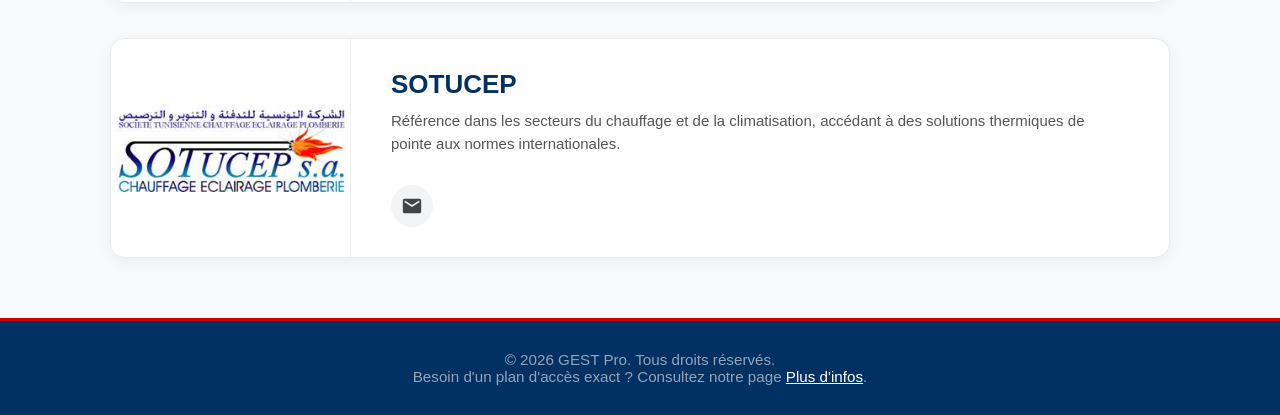
<file: partenaires.html>
<!DOCTYPE html>
<html lang="fr">
<head>
    <meta charset='utf-8'>
    <meta name='viewport' content='width=device-width, initial-scale=1'>
    <meta name="description" content="Découvrez nos partenaires officiels, des acteurs de confiance pour vos projets.">
    <title>Partenaires de GEST Pro</title>
    <link rel="icon" type="image/png" href="pics/gestproimg.png">
    <link rel='stylesheet' href='partenaires.css'>
</head>
<body>
    <header>
        <nav class="navbar">
            <div class="logo-container">
                <img src="pics/gestproimg.png" alt="Logo de GEST Pro" class="logo-icon" width="80" height="80">
                <img src="pics/gestprotext.png" alt="GEST Pro" class="logo-text" width="200" height="35">
            </div>
            <ul class="nav-links">
                <li><a href="index.html">Accueil</a></li>
                <li><a href="marques.html">Marques</a></li>
                <li><a href="partenaires.html" class="active">Partenaires</a></li>
                <li><a href="galerie.html">Galerie</a></li>
                <li><a href="infos.html">Plus d'infos</a></li>
            </ul>
        </nav>
    </header>
    <main class="partners-container">
        <div class="page-header">
            <h1>Nos Partenaires</h1>
            <p>Nous collaborons avec les leaders du secteur pour garantir la performance et la pérennité de vos installations.</p>
            <div class="header-line"></div>
        </div>

        <div class="partners-list">
            
            <article class="partner-card">
                <div class="partner-logo-box">
                    <img src="pics/cogesnewlogo.png" alt="Logo COGES">
                </div>
                <div class="partner-content">
                    <h2>COGES</h2>
                    <p>Spécialiste des solutions de services et d'accompagnement professionnel. COGES apporte une véritable valeur ajoutée ("Le service en +") pour optimiser les processus de gestion.</p>
                    <div class="partner-actions">
                        <a href="https://www.facebook.com/p/COGES-Officiel-61564909808652/" target="_blank" class="action-btn fb" title="Facebook">
                            <svg viewBox="0 0 24 24"><path d="M12 2.04c-5.5 0-10 4.49-10 10.02 0 5 3.66 9.15 8.44 9.9v-7h-2.54v-2.9h2.54v-2.2c0-2.5 1.49-3.89 3.77-3.89 1.09 0 2.23.19 2.23.19v2.47h-1.26c-1.24 0-1.63.77-1.63 1.56v1.88h2.78l-.45 2.9h-2.33v7a10 10 0 008.44-9.9c0-5.53-4.5-10.02-10-10.02z"/></svg>
                        </a>
                        <a href="https://www.instagram.com/coges.officiel/" target="_blank" class="action-btn ig" title="Instagram">
                            <svg viewBox="0 0 24 24"><path d="M12 2.16c3.2 0 3.58.01 4.85.07 1.17.05 1.8.25 2.23.41a4.9 4.9 0 011.82 1.18 4.9 4.9 0 011.18 1.82c.17.43.36 1.06.41 2.23.06 1.27.07 1.65.07 4.85s-.01 3.58-.07 4.85c-.05 1.17-.25 1.8-.41 2.23a4.9 4.9 0 01-1.18 1.82 4.9 4.9 0 01-1.82 1.18c-.43.17-1.06.36-2.23.41-1.27.06-1.65.07-4.85.07s-3.58-.01-4.85-.07c-1.17-.05-1.8-.25-2.23-.41a4.9 4.9 0 01-1.82-1.18 4.9 4.9 0 01-1.18-1.82c-.17-.43-.36-1.06-.41-2.23C2.17 15.58 2.16 15.2 2.16 12s.01-3.58.07-4.85c.05-1.17.25-1.8.41-2.23a4.9 4.9 0 011.18-1.82 4.9 4.9 0 011.82-1.18c.43-.17 1.06-.36 2.23-.41 1.27-.06 1.65-.07 4.85-.07M12 0C8.74 0 8.33.01 7.05.07c-1.28.06-2.15.26-2.91.56a7.1 7.1 0 00-2.56 1.67A7.1 7.1 0 00.1 5.3c-.3.76-.5 1.63-.56 2.9C0 8.74 0 9.15 0 12.4s.01 3.66.07 4.94c.06 1.28.26 2.15.56 2.91a7.1 7.1 0 001.67 2.56 7.1 7.1 0 002.56 1.67c.76.3 1.63.5 2.9.56 1.28.06 1.69.07 4.94.07s3.66-.01 4.94-.07c1.28-.06 2.15-.26 2.91-.56a7.1 7.1 0 002.56-1.67 7.1 7.1 0 001.67-2.56c.3-.76.5-1.63.56-2.9.06-1.28.07-1.69.07-4.94s-.01-3.66-.07-4.94c-.06-1.28-.26-2.15-.56-2.91a7.1 7.1 0 00-1.67-2.56A7.1 7.1 0 0019.25.63c-.76-.3-1.63-.5-2.9-.56C16.47.01 16.06 0 12.8 0z"/><path d="M12 5.84A6.16 6.16 0 1018.16 12 6.16 6.16 0 0012 5.84zm0 10.2a4.04 4.04 0 114.04-4.04 4.04 4.04 0 01-4.04 4.04z"/><path d="M18.4 4.4a1.44 1.44 0 101.44 1.44 1.44 1.44 0 00-1.44-1.44z"/></svg>
                        </a>
                        <a href="mailto:contact@coges-tn.com" class="action-btn mail" title="Email">
                            <svg viewBox="0 0 24 24"><path d="M20 4H4c-1.1 0-1.99.9-1.99 2L2 18c0 1.1.9 2 2 2h16c1.1 0 2-.9 2-2V6c0-1.1-.9-2-2-2zm0 4l-8 5-8-5V6l8 5 8-5v2z"/></svg>
                        </a>
                    </div>
                </div>
            </article>

            <article class="partner-card">
                <div class="partner-logo-box">
                    <img src="pics/gmlogo.png" alt="Logo Général Métal">
                </div>
                <div class="partner-content">
                    <h2>Général Métal</h2>
                    <p>Premier distributeur stockiste en Tunisie pour les fluides et le génie climatique avec plus de 30 ans d'expérience.</p>
                    <div class="partner-actions">
                        <a href="https://generalmetal.tn/" target="_blank" class="action-btn web" title="Site Web">
                            <svg viewBox="0 0 24 24"><path d="M12 2C6.48 2 2 6.48 2 12s4.48 10 10 10 10-4.48 10-10S17.52 2 12 2zm-1 17.93c-3.95-.49-7-3.85-7-7.93 0-.62.08-1.21.21-1.79L9 15v1c0 1.1.9 2 2 2v1.93zm6.9-2.54c-.26-.81-1-1.39-1.9-1.39h-1v-3c0-.55-.45-1-1-1H8v-2h2c.55 0 1-.45 1-1V7h2c1.1 0 2-.9 2-2v-.41c2.93 1.19 5 4.06 5 7.41 0 2.08-.8 3.97-2.1 5.39z"/></svg>
                        </a>
                        <a href="https://www.facebook.com/generalmetal.tn" target="_blank" class="action-btn fb" title="Facebook">
                            <svg viewBox="0 0 24 24"><path d="M12 2.04c-5.5 0-10 4.49-10 10.02 0 5 3.66 9.15 8.44 9.9v-7h-2.54v-2.9h2.54v-2.2c0-2.5 1.49-3.89 3.77-3.89 1.09 0 2.23.19 2.23.19v2.47h-1.26c-1.24 0-1.63.77-1.63 1.56v1.88h2.78l-.45 2.9h-2.33v7a10 10 0 008.44-9.9c0-5.53-4.5-10.02-10-10.02z"/></svg>
                        </a>
                        <a href="mailto:contact@generalmetal.tn" class="action-btn mail" title="Email">
                            <svg viewBox="0 0 24 24"><path d="M20 4H4c-1.1 0-1.99.9-1.99 2L2 18c0 1.1.9 2 2 2h16c1.1 0 2-.9 2-2V6c0-1.1-.9-2-2-2zm0 4l-8 5-8-5V6l8 5 8-5v2z"/></svg>
                        </a>
                    </div>
                </div>
            </article>
            
            <article class="partner-card">
                <div class="partner-logo-box">
                    <img src="pics/ipalpexlogo.png" alt="Logo IPALPEX">
                </div>
                <div class="partner-content">
                    <h2>IPALPEX</h2>
                    <p>Fleuron industriel tunisien, IPA est notre partenaire de référence pour les tubes multicouches et raccords de haute technicité.</p>
                    <div class="partner-actions">
                        <a href="https://www.ipalpex.com/" target="_blank" class="action-btn web" title="Site Web">
                            <svg viewBox="0 0 24 24"><path d="M12 2C6.48 2 2 6.48 2 12s4.48 10 10 10 10-4.48 10-10S17.52 2 12 2zm-1 17.93c-3.95-.49-7-3.85-7-7.93 0-.62.08-1.21.21-1.79L9 15v1c0 1.1.9 2 2 2v1.93zm6.9-2.54c-.26-.81-1-1.39-1.9-1.39h-1v-3c0-.55-.45-1-1-1H8v-2h2c.55 0 1-.45 1-1V7h2c1.1 0 2-.9 2-2v-.41c2.93 1.19 5 4.06 5 7.41 0 2.08-.8 3.97-2.1 5.39z"/></svg>
                        </a>
                        <a href="https://www.facebook.com/ipalpex" target="_blank" class="action-btn fb" title="Facebook">
                            <svg viewBox="0 0 24 24"><path d="M12 2.04c-5.5 0-10 4.49-10 10.02 0 5 3.66 9.15 8.44 9.9v-7h-2.54v-2.9h2.54v-2.2c0-2.5 1.49-3.89 3.77-3.89 1.09 0 2.23.19 2.23.19v2.47h-1.26c-1.24 0-1.63.77-1.63 1.56v1.88h2.78l-.45 2.9h-2.33v7a10 10 0 008.44-9.9c0-5.53-4.5-10.02-10-10.02z"/></svg>
                        </a>
                        <a href="mailto:info@ipalpex.com" class="action-btn mail" title="Email">
                            <svg viewBox="0 0 24 24"><path d="M20 4H4c-1.1 0-1.99.9-1.99 2L2 18c0 1.1.9 2 2 2h16c1.1 0 2-.9 2-2V6c0-1.1-.9-2-2-2zm0 4l-8 5-8-5V6l8 5 8-5v2z"/></svg>
                        </a>
                    </div>
                </div>
            </article>

            <article class="partner-card">
                <div class="partner-logo-box">
                    <img src="pics/sotuchauflogo.png" alt="Logo SOTUCHAUF">
                </div>
                <div class="partner-content">
                    <h2>SOTUCHAUF</h2>
                    <p>Acteur incontournable dans la distribution d'équipements de chauffage et plomberie avec une expertise technique pointue.</p>
                    <div class="partner-actions">
                        <a href="https://www.sotuchauf.com/" target="_blank" class="action-btn web" title="Site Web">
                            <svg viewBox="0 0 24 24"><path d="M12 2C6.48 2 2 6.48 2 12s4.48 10 10 10 10-4.48 10-10S17.52 2 12 2zm-1 17.93c-3.95-.49-7-3.85-7-7.93 0-.62.08-1.21.21-1.79L9 15v1c0 1.1.9 2 2 2v1.93zm6.9-2.54c-.26-.81-1-1.39-1.9-1.39h-1v-3c0-.55-.45-1-1-1H8v-2h2c.55 0 1-.45 1-1V7h2c1.1 0 2-.9 2-2v-.41c2.93 1.19 5 4.06 5 7.41 0 2.08-.8 3.97-2.1 5.39z"/></svg>
                        </a>
                        <a href="https://www.facebook.com/sotuchauf" target="_blank" class="action-btn fb" title="Facebook">
                            <svg viewBox="0 0 24 24"><path d="M12 2.04c-5.5 0-10 4.49-10 10.02 0 5 3.66 9.15 8.44 9.9v-7h-2.54v-2.9h2.54v-2.2c0-2.5 1.49-3.89 3.77-3.89 1.09 0 2.23.19 2.23.19v2.47h-1.26c-1.24 0-1.63.77-1.63 1.56v1.88h2.78l-.45 2.9h-2.33v7a10 10 0 008.44-9.9c0-5.53-4.5-10.02-10-10.02z"/></svg>
                        </a>
                        <a href="mailto:contact@sotuchauf.com" class="action-btn mail" title="Email">
                            <svg viewBox="0 0 24 24"><path d="M20 4H4c-1.1 0-1.99.9-1.99 2L2 18c0 1.1.9 2 2 2h16c1.1 0 2-.9 2-2V6c0-1.1-.9-2-2-2zm0 4l-8 5-8-5V6l8 5 8-5v2z"/></svg>
                        </a>
                    </div>
                </div>
            </article>

            <article class="partner-card">
                <div class="partner-logo-box">
                    <img src="pics/stgelogo.png" alt="Logo STGE">
                </div>
                <div class="partner-content">
                    <h2>STGE</h2>
                    <p>Société de Traitement Général des Eaux. Acteur incontournable en Tunisie spécialisé dans l'ingénierie hydraulique, les systèmes de traitement d'eau avancés et la distribution d'équipements de pompage et de filtration pour le secteur résidentiel et industriel.</p>
                    <div class="partner-actions">
                        <a href="https://www.facebook.com/STGEgroup" target="_blank" class="action-btn fb" title="Facebook">
                            <svg viewBox="0 0 24 24"><path d="M12 2.04c-5.5 0-10 4.49-10 10.02 0 5 3.66 9.15 8.44 9.9v-7h-2.54v-2.9h2.54v-2.2c0-2.5 1.49-3.89 3.77-3.89 1.09 0 2.23.19 2.23.19v2.47h-1.26c-1.24 0-1.63.77-1.63 1.56v1.88h2.78l-.45 2.9h-2.33v7a10 10 0 008.44-9.9c0-5.53-4.5-10.02-10-10.02z"/></svg>
                        </a>
                        <a href="https://www.instagram.com/stge_group" target="_blank" class="action-btn ig" title="Instagram">
                            <svg viewBox="0 0 24 24"><path d="M12 2.16c3.2 0 3.58.01 4.85.07 1.17.05 1.8.25 2.23.41a4.9 4.9 0 011.82 1.18 4.9 4.9 0 011.18 1.82c.17.43.36 1.06.41 2.23.06 1.27.07 1.65.07 4.85s-.01 3.58-.07 4.85c-.05 1.17-.25 1.8-.41 2.23a4.9 4.9 0 01-1.18 1.82 4.9 4.9 0 01-1.82 1.18c-.43.17-1.06.36-2.23.41-1.27.06-1.65.07-4.85.07s-3.58-.01-4.85-.07c-1.17-.05-1.8-.25-2.23-.41a4.9 4.9 0 01-1.82-1.18 4.9 4.9 0 01-1.18-1.82c-.17-.43-.36-1.06-.41-2.23C2.17 15.58 2.16 15.2 2.16 12s.01-3.58.07-4.85c.05-1.17.25-1.8.41-2.23a4.9 4.9 0 011.18-1.82 4.9 4.9 0 011.82-1.18c.43-.17 1.06-.36 2.23-.41 1.27-.06 1.65-.07 4.85-.07M12 0C8.74 0 8.33.01 7.05.07c-1.28.06-2.15.26-2.91.56a7.1 7.1 0 00-2.56 1.67A7.1 7.1 0 00.1 5.3c-.3.76-.5 1.63-.56 2.9C0 8.74 0 9.15 0 12.4s.01 3.66.07 4.94c.06 1.28.26 2.15.56 2.91a7.1 7.1 0 001.67 2.56 7.1 7.1 0 002.56 1.67c.76.3 1.63.5 2.9.56 1.28.06 1.69.07 4.94.07s3.66-.01 4.94-.07c1.28-.06 2.15-.26 2.91-.56a7.1 7.1 0 002.56-1.67 7.1 7.1 0 001.67-2.56c.3-.76.5-1.63.56-2.9.06-1.28.07-1.69.07-4.94s-.01-3.66-.07-4.94c-.06-1.28-.26-2.15-.56-2.91a7.1 7.1 0 00-1.67-2.56A7.1 7.1 0 0019.25.63c-.76-.3-1.63-.5-2.9-.56C16.47.01 16.06 0 12.8 0z"/><path d="M12 5.84A6.16 6.16 0 1018.16 12 6.16 6.16 0 0012 5.84zm0 10.2a4.04 4.04 0 114.04-4.04 4.04 4.04 0 01-4.04 4.04z"/><path d="M18.4 4.4a1.44 1.44 0 101.44 1.44 1.44 1.44 0 00-1.44-1.44z"/></svg>
                        </a>
                        <a href="mailto:stge@planet.tn" class="action-btn mail" title="Email">
                            <svg viewBox="0 0 24 24"><path d="M20 4H4c-1.1 0-1.99.9-1.99 2L2 18c0 1.1.9 2 2 2h16c1.1 0 2-.9 2-2V6c0-1.1-.9-2-2-2zm0 4l-8 5-8-5V6l8 5 8-5v2z"/></svg>
                        </a>
                    </div>
                </div>
            </article>

            <article class="partner-card">
                <div class="partner-logo-box">
                    <img src="pics/sotuceplogo.png" alt="Logo SOTUCEP">
                </div>
                <div class="partner-content">
                    <h2>SOTUCEP</h2>
                    <p>Référence dans les secteurs du chauffage et de la climatisation, accédant à des solutions thermiques de pointe aux normes internationales.</p>
                    <div class="partner-actions">
                        <a href="mailto:commercial@sotucep.com.tn" class="action-btn mail" title="Email">
                            <svg viewBox="0 0 24 24"><path d="M20 4H4c-1.1 0-1.99.9-1.99 2L2 18c0 1.1.9 2 2 2h16c1.1 0 2-.9 2-2V6c0-1.1-.9-2-2-2zm0 4l-8 5-8-5V6l8 5 8-5v2z"/></svg>
                        </a>
                    </div>
                </div>
            </article>

            

        </div>
    </main>
    <footer class="main-footer">
        <div class="container footer-content">
            <p>&copy; 2026 GEST Pro. Tous droits réservés.</p>
            <p>Besoin d'un plan d'accès exact ? Consultez notre page <a href="infos.html">Plus d'infos</a>.</p>
        </div>
    </footer>
</body>
</html>
</file>
<file: index.css>
/* --- ROOT VARIABLES & RESET --- */
:root {
    --primary-blue: #0057b3;
    --dark-blue: #003162;
    --accent-red: #ce0000;
    --text-dark: #2c3e50;
    --text-muted: #5a6c7d;
    --light-bg: #f4f7f6;
    --white: #ffffff;
    --transition-smooth: all 0.3s ease;
}

* {
    box-sizing: border-box;
    margin: 0;
    padding: 0;
}

body {
    font-family: 'Arial';
    color: var(--text-dark);
    line-height: 1.6;
    background-color: var(--white);
}

.container {
    max-width: 1200px;
    margin: 0 auto;
    padding: 0 20px;
}

/* --- NAVBAR STYLING --- */
.navbar {
    display: flex;
    justify-content: space-between;
    align-items: center;
    background-color: var(--dark-blue);
    color: var(--white);
    padding: 10px 30px;
    position: sticky;
    top: 0;
    z-index: 1000;
    box-shadow: 0 4px 10px rgba(0,0,0,0.1);
}

.logo-container {
    display: flex;
    align-items: center;
    gap: 15px;
}

.logo-text {
    border-radius: 5px;
}

.nav-links {
    list-style-type: none;
    display: flex;
    gap: 5px;
}

.nav-links li a {
    color: var(--white);
    text-decoration: none;
    padding: 12px 20px;
    font-size: 18px;
    font-weight: 500;
    transition: var(--transition-smooth);
}

.nav-links li a:hover, 
.nav-links li a.active {
    background-color: var(--accent-red);
    border-radius: 8px;
}

/* --- HERO SECTION --- */
.hero-section {
    position: relative;
    background: url('pics/facadeJour.png') no-repeat center center/cover;
    padding: 140px 0;
    color: var(--white);
    text-align: center;
}

.hero-overlay {
    position: absolute;
    top: 0;
    left: 0;
    width: 100%;
    height: 100%;
    background: linear-gradient(135deg, rgba(0, 49, 98, 0.95), rgba(0, 87, 179, 0.75));
    z-index: 1;
}

.hero-content {
    position: relative;
    z-index: 2;
    max-width: 800px;
}

.hero-content h1 {
    font-size: 3rem;
    margin: 20px 0;
    font-weight: bold;
    text-shadow: 0 2px 4px rgba(0,0,0,0.3);
}

.hero-content p {
    font-size: 1.3rem;
    margin-bottom: 35px;
    opacity: 0.9;
}

/* --- BUTTONS --- */
.btn {
    display: inline-block;
    padding: 14px 30px;
    font-size: 16px;
    font-weight: bold;
    text-decoration: none;
    border-radius: 5px;
    margin: 5px;
    transition: var(--transition-smooth);
}

.btn-primary {
    background-color: var(--accent-red);
    color: var(--white);
}

.btn-primary:hover {
    background-color: #a60000;
    transform: translateY(-2px);
}

.btn-secondary {
    background-color: transparent;
    color: var(--white);
    border: 2px solid var(--white);
}

.btn-secondary:hover {
    background-color: var(--white);
    color: var(--dark-blue);
}

/* --- BADGES --- */
.badge {
    background: #b3d1ef4e;
    color: var(--accent-red);
    padding: 6px 16px;
    border-radius: 20px;
    font-size: 0.85rem;
    font-weight: bold;
    text-transform: uppercase;
}

.badge-alt {
    background: rgba(255, 255, 255, 0.2);
    color: #ffcc00;
    padding: 6px 16px;
    border-radius: 20px;
    font-size: 0.85rem;
    font-weight: bold;
    letter-spacing: 1px;
}

/* --- ABOUT SECTION --- */
.about-gest {
    padding: 80px 0;
}

.intro-container {
    display: flex;
    align-items: center;
    gap: 50px;
}

.intro-text h2 {
    font-size: 2.5rem;
    margin: 15px 0;
    color: var(--dark-blue);
}

.lead {
    font-size: 1.15rem;
    color: var(--text-dark);
    text-align: justify;
}

.facade-image {
    width: 100%;
    height: auto;
    border-radius: 12px;
    box-shadow: 0 10px 30px rgba(0,0,0,0.15);
}

.intro-image, .intro-text {
    flex: 1;
}

/* --- EXPERTISE / GRID SECTION --- */
.expertise-section {
    background-color: var(--light-bg);
    padding: 80px 0;
}

.section-title {
    text-align: center;
    font-size: 2.5rem;
    color: var(--dark-blue);
    margin-bottom: 10px;
}

.section-subtitle {
    text-align: center;
    color: var(--text-muted);
    font-size: 1.1rem;
    margin-bottom: 50px;
}

.features-grid {
    display: grid;
    grid-template-columns: 1fr 1fr;
    gap: 30px;
}

.feature-card {
    background: var(--white);
    border-radius: 12px;
    box-shadow: 0 5px 15px rgba(0,0,0,0.05);
    display: flex;
    flex-direction: column;
    transition: var(--transition-smooth);
}

.feature-card:hover {
    transform: translateY(-5px);
    box-shadow: 0 12px 25px rgba(0,0,0,0.1);
}

.card-body {
    padding: 40px;
    flex-grow: 1; /* Permet aux cartes d'avoir toutes la même hauteur de manière dynamique */
}

.feature-card h3 {
    font-size: 1.6rem;
    color: var(--primary-blue);
    margin-bottom: 15px;
}

.feature-card p {
    color: var(--text-muted);
    margin-bottom: 20px;
}

.feature-card ul {
    list-style-type: square;
    padding-left: 20px;
    color: var(--text-dark);
    font-weight: bold;
}

.feature-card ul li {
    margin-bottom: 10px;
}

.card-images {
    padding: 0 40px 40px 40px;
    display: flex;
    gap: 15px;
    justify-content: center;
}

.feature-image {
    max-width: 48%;
    height: auto;
    object-fit: contain;
    border-radius: 6px;
}

.feature-image.single-img {
    max-width: 100%;
    max-height: 200px;
}

/* --- BRANDS PREVIEW --- */
.brands-preview {
    padding: 60px 0;
    text-align: center;
}

.brands-preview h3 {
    font-size: 1.8rem;
    color: var(--dark-blue);
}

.brands-preview p {
    color: var(--text-muted);
    margin-bottom: 30px;
}

.brands-logos-placeholder {
  display: flex;
  overflow: hidden;
  width: 100%;
  gap: 3rem;
  -webkit-mask-image: linear-gradient(to right, transparent, black 8%, black 92%, transparent);
  mask-image: linear-gradient(to right, transparent, black 8%, black 92%, transparent);
}

.brands-track {
  display: flex;
  flex-shrink: 0;
  align-items: center;
  gap: 3rem;
  min-width: 100%;
  animation: scroll-brands 25s linear infinite;
}

.brands-logos-placeholder span {
  white-space: nowrap;
  flex-shrink: 0;
  font-weight: 700;
  font-size: 1.1rem;
  letter-spacing: 0.02em;
  color: #cbd5e1;
}

@keyframes scroll-brands {
  from { transform: translateX(0); }
  to   { transform: translateX(calc(-100% - 3rem)); }
}

/* optional: pause on hover */
.brands-logos-placeholder:hover .brands-track {
  animation-play-state: paused;
}

.link-more {
    color: var(--primary-blue);
    text-decoration: none;
    font-weight: bold;
    transition: var(--transition-smooth);
}

.link-more:hover {
    color: var(--accent-red);
    text-decoration: underline;
}

/* --- FOOTER --- */
.main-footer {
    background-color: var(--dark-blue);
    color: #94a3b8;
    padding: 30px 0;
    text-align: center;
    font-size: 0.95rem;
    border-top: 3px solid var(--accent-red);
}

.main-footer a {
    color: var(--white);
    text-decoration: underline;
}

/* --- RESPONSIVE DESIGN --- */
@media (max-width: 968px) {
    .intro-container {
        flex-direction: column;
        text-align: center;
    }
    
    .hero-content h1 {
        font-size: 2.2rem;
    }

    .features-grid {
        grid-template-columns: 1fr;
    }

    .navbar {
        flex-direction: column;
        gap: 15px;
        padding: 15px;
    }
}


/* --- ADAPTATION MOBILE (RESPONSIVE) --- */
@media (max-width: 768px) {
    /* Menu de navigation responsive */
    .navbar {
        flex-direction: column;
        padding: 15px;
        gap: 15px;
        text-align: center;
    }
    
    .logo-container {
        flex-direction: column;
        gap: 8px;
    }
    
    .logo-text {
        max-width: 160px;
        height: auto;
    }
    
    .logo-icon {
        width: 60px;
        height: auto;
    }

    .nav-links {
        flex-wrap: wrap;
        justify-content: center;
        gap: 8px;
        width: 100%;
    }

    .nav-links li a {
        padding: 8px 14px;
        font-size: 15px;
    }

    /* Section Hero (Bannière d'accueil) */
    .hero-section {
        padding: 70px 20px;
    }

    .hero-content h1 {
        font-size: 1.8rem;
        line-height: 1.3;
    }

    .hero-content p {
        font-size: 1rem;
        margin-bottom: 25px;
    }

    .btn {
        width: 100%;
        max-width: 280px;
        padding: 12px 20px;
        margin: 5px 0;
    }

    /* Section Qui Sommes-Nous */
    .intro-container {
        flex-direction: column !important;
        gap: 30px;
        text-align: center;
    }
    
    .lead {
        text-align: center;
    }

    /* Grille de nos expertises */
    .features-grid {
        grid-template-columns: 1fr !important;
        gap: 20px;
    }
    
    .section-title {
        font-size: 1.8rem;
    }
    
    .section-subtitle {
        font-size: 1rem;
        margin-bottom: 30px;
    }

    /* Noms des marques en bas */
    .brands-logos-placeholder {
        gap: 20px;
        font-size: 1.1rem;
    }
    
    .main-footer {
        padding: 20px;
        text-align: center;
    }
}
</file>
<file: galerie.css>
body {
    margin: 0;
    font-family: Arial, sans-serif;
    background-color: #f8f9fa;
    display: flex;
    flex-direction: column;
    min-height: 100vh;
}

.galerie-page { flex: 1; } /* pushes footer to the bottom */

.galerie-intro { padding: 60px 20px; text-align: center; }

.badge { 
    background: #b3d1ef4e; color: #ce0000; padding: 6px 16px; 
    border-radius: 20px; font-size: 0.85rem; font-weight: bold; text-transform: uppercase; 
}

.section-title { color: #003162; margin-top: 15px; font-size: 2.2rem; }

/* GALERIE HORIZONTALE */
.carousel-section {
    max-width: 1100px;
    margin: 40px auto;
    padding: 0 60px; /* room for the arrows on each side */
    position: relative;
}

.carousel-container {
    position: relative;
}

/* Scrollable track — one full-width slide visible at a time */
.carousel-track {
    display: flex;
    overflow-x: hidden;
    scroll-behavior: smooth;
    scroll-snap-type: x mandatory; /* locks scroll to exact slide boundaries */
    padding: 10px 4px 20px;
}

/* Each slide takes the full track width and snaps to center */
.carousel-slide {
    flex: 0 0 100%;
    scroll-snap-align: center;
    display: flex;
    justify-content: center;
}

.carousel-slide img {
    width: 100%;
    max-width: 750px;
    height: 750px;
    object-fit: cover;
    border-radius: 12px;
    box-shadow: 0 4px 18px rgba(0, 0, 0, 0.2);
    display: block;
    transition: box-shadow 0.2s ease;
}

.carousel-slide img:hover {
    box-shadow: 0 8px 28px rgba(0, 0, 0, 0.3);
}
/* FLECHES */
.carousel-arrow {
    position: absolute;
    top: 50%;
    transform: translateY(-50%);
    width: 42px;
    height: 42px;
    background: #003162;
    color: #fff;
    border: none;
    border-radius: 50%;
    cursor: pointer;
    z-index: 10;
    font-size: 1.1rem;
    transition: background 0.2s;
}
.carousel-arrow:hover { background: #ce0000; }
.prev-arrow { left: 6px; }
.next-arrow { right: 6px; }

/* RESPONSIVE */
@media (max-width: 768px) {
    .carousel-section { padding: 0 44px; }
    .carousel-slide img { height: 260px; }
    .carousel-arrow { width: 34px; height: 34px; font-size: 0.95rem; }
}
/* --- FOOTER --- */
.main-footer {
    background-color: var(--dark-blue);
    color: #94a3b8;
    padding: 30px 0;
    text-align: center;
    font-size: 0.95rem;
    border-top: 3px solid var(--accent-red);
}

.main-footer a {
    color: var(--white);
    text-decoration: underline;
}

/* --- ADAPTATION MOBILE (RESPONSIVE) --- */
@media (max-width: 768px) {
    /* Menu de navigation responsive */
    .navbar {
        flex-direction: column;
        padding: 15px;
        gap: 15px;
        text-align: center;
    }
    
    .logo-container {
        flex-direction: column;
        gap: 8px;
    }
    
    .nav-links {
        flex-wrap: wrap;
        justify-content: center;
        gap: 8px;
        width: 100%;
    }

    .nav-links li a {
        padding: 8px 14px;
        font-size: 15px;
    }

    /* Intro de la galerie */
    .galerie-intro {
        padding: 30px 15px;
    }

    .section-title {
        font-size: 1.8rem;
    }

    /* Section Carrousel */
    .carousel-section {
        padding: 0 45px; /* Réduction de l'espace sur les côtés pour laisser place à l'image */
        margin: 20px auto;
    }

    .carousel-slide img {
        max-width: 100%;
        height: auto; /* Supprime les 750px fixes */
        max-height: 380px; /* Donne une hauteur idéale sur mobile */
        border-radius: 8px;
    }

    /* Flèches du carrousel */
    .carousel-arrow {
        width: 36px;
        height: 36px;
        font-size: 0.9rem;
    }
    
    #prevBtn { left: 5px; }
    #nextBtn { right: 5px; }
}
</file>
<file: infos.css>
/* --- INFOS PAGE SPECIFIC STYLES --- */
.infos-page {
    background-color: #f8f9fa;
    padding-bottom: 60px;
    font-family: Arial;
}

.text-center {
    text-align: center;
}

.badge {
    background: #b3d1ef4e;
    color: #ce0000;
    padding: 6px 16px;
    border-radius: 20px;
    font-size: 0.85rem;
    font-weight: bold;
    text-transform: uppercase;
}

.section-title {
    color: #003162;
    margin-bottom: 10px;
    text-align: center;
    font-size: 2.2rem;
}

p.lead {
    align-items: center;
}

.section-subtitle {
    text-align: center;
    color: #5a6c7d;
    margin-bottom: 40px;
}

/* --- PRACTICAL INFO GRID (2 COLONNES : TEXTE/BOÎTES À GAUCHE, IMAGE À DROITE) --- */
.info-header-section {
    padding: 60px 20px;
    background-color: #ffffff;
}

.info-hero-split {
    display: flex;
    align-items: center; /* Centre le bloc de gauche et l'image verticalement */
    gap: 50px;           /* Bel espace entre le texte et l'image */
    max-width: 1200px;
    margin: 0 auto;
}

.info-hero-left {
    flex: 1.2;           /* Prend un peu plus de la moitié de l'écran */
    text-align: left;    /* Force tout le contenu à s'aligner à gauche */
    display: flex;
    flex-direction: column;
    align-items: flex-start; /* Bloque le badge et le texte à gauche */
}

/* Annule l'alignement centré du titre pour cette zone */
.info-hero-left .left-align {
    text-align: left;
    margin-left: 0;
}

.info-hero-left h1.section-title {
    margin-top: 15px;
}

.info-hero-left p.lead {
    margin-bottom: 30px;
}

/* Grille des boîtes à l'intérieur de la colonne gauche */
.info-grid {
    display: flex;
    justify-content: flex-start;
    gap: 20px;
    width: 100%;
}

.info-card {
    background: #f4f7f6;
    padding: 25px;
    border-radius: 8px;
    flex: 1;             /* Les deux boîtes se partagent l'espace restant équitablement */
    border-top: 4px solid #ce0000;
    box-shadow: 0 4px 10px rgba(0,0,0,0.05);
    width: 370px
}

.info-card h4 {
    margin-bottom: 10px;
    color: #003162;
    font-size: 1.2rem;
}



.info-main-img {
    width: 90%;
    height: auto;
    border-radius: 12px;
    box-shadow: 0 10px 30px rgba(0,0,0,0.1);
    display: flex;
    justify-content: flex-end;
    align-self: flex-end; /* Aligne l'image à droite de son conteneur */
}
/* --- PHOTO GALLERY SYSTEM --- */
.facility-gallery {
    padding: 60px 20px;
}

.gallery-grid {
    display: grid;
    grid-template-columns: 1fr 1fr;
    gap: 30px;
    max-width: 1200px;
    margin: 0 auto;
}

.gallery-item {
    background: #ffffff;
    border-radius: 12px;
    overflow: hidden;
    box-shadow: 0 5px 15px rgba(0,0,0,0.08);
    transition: transform 0.3s ease;
}

.gallery-item:hover {
    transform: translateY(-5px);
}

/* Ajustement pour images très larges (Panoramiques) */
.gallery-item img {
    width: 100%;
    height: auto; 
    aspect-ratio: 21 / 9; /* Format beaucoup plus large et moins haut */
    object-fit: cover; 
    object-position: center 20%; /* Maintient le focus vers le haut/les enseignes */
    display: block;
}

.gallery-caption {
    padding: 20px;
}

.gallery-caption h3 {
    font-size: 1.3rem;
    color: #003162;
    margin-bottom: 5px;
}

.gallery-caption p {
    color: #5a6c7d;
    font-size: 0.95rem;
    line-height: 1.5;
}

/* --- MAP AREA --- */
.map-section-isolated {
    padding: 40px 20px;
}

.map-frame-wrapper {
    max-width: 1200px;
    margin: 0 auto;
    border-radius: 12px;
    overflow: hidden;
    box-shadow: 0 10px 30px rgba(0,0,0,0.1);
}

/* --- RESPONSIVE BREAKPOINT FOR MOBILE --- */
@media (max-width: 768px) {
    .info-grid {
        align-items: normal; 
    }
    
    .info-image {
        height: 200px; 
        max-width: 100%;
    }

    .gallery-grid {
        grid-template-columns: 1fr; 
    }
    
    .gallery-item img {
        aspect-ratio: 16 / 9; /* Sur téléphone, on donne un peu plus de hauteur */
    }
}


/* --- TRUST BANNER (AVEC IMAGES) --- */
.trust-banner {
    background-color: #003162; /* Bleu signature */
    padding: 30px 20px;
    color: white;
}

.trust-container {
    max-width: 1200px;
    margin: 0 auto;
    display: flex;
    justify-content: space-between;
    align-items: center;
    gap: 20px;
    flex-wrap: wrap;
}

.trust-item {
    display: flex;
    align-items: center;
    gap: 15px;
    flex: 1;
    min-width: 250px;
}

/* Style de l'image de l'icône */
.trust-icon {
    width: 45px;         /* Taille idéale pour rester discret et pro */
    height: 45px;
    object-fit: contain; /* Empêche les déformations d'images */
}

.trust-text {
    display: flex;
    flex-direction: column;
}

.trust-text strong {
    font-size: 1.1rem;
    margin-bottom: 3px;
    font-weight: bold;
}

.trust-text span {
    font-size: 0.9rem;
    color: #b3d1ef; /* Teinte bleutée plus douce pour la description */
}

/* Ajustement pour les écrans de smartphones */
@media (max-width: 768px) {
    .trust-container {
        flex-direction: column;
        align-items: flex-start;
        gap: 25px;
    }
}

.trust-icon.truck-icon {
    /* Augmentez ces valeurs jusqu'à ce que le rendu visuel vous convienne.
       Essayer 60px ou 65px est un bon point de départ pour compenser le vide
       dans l'image originale. */
    width: 60px;
    height: 60px;
}

/* --- ADAPTATION MOBILE (RESPONSIVE) --- */
@media (max-width: 768px) {
    /* Menu de navigation responsive */
    .navbar {
        flex-direction: column;
        padding: 15px;
        gap: 15px;
        text-align: center;
    }
    
    .logo-container {
        flex-direction: column;
        gap: 8px;
    }
    
    .nav-links {
        flex-wrap: wrap;
        justify-content: center;
        gap: 8px;
        width: 100%;
    }

    .nav-links li a {
        padding: 8px 14px;
        font-size: 15px;
    }

    /* Section Infos Pratiques */
    .info-header-section {
        padding: 30px 15px;
    }

    .info-hero-split {
        flex-direction: column !important;
        gap: 30px;
    }

    .info-hero-left {
        width: 100%;
        text-align: center;
        align-items: center;
    }

    .info-hero-left .left-align,
    .info-hero-left h1.section-title {
        text-align: center !important;
    }

    /* Grille des boîtes d'infos */
    .info-grid {
        flex-direction: column !important;
        gap: 15px;
        width: 100%;
    }

    .info-card {
        width: 100% !important; /* Supprime le width fixe de 370px qui causait le bug */
        max-width: 100%;
        padding: 20px;
    }

    .info-hero-right {
        width: 100%;
    }

    .info-hero-right img {
        max-height: 250px;
        width: 100%;
        object-fit: cover;
    }

    /* Bandeau bleu des Avantages (Trust Banner) */
    .trust-banner {
        padding: 25px 15px;
    }

    .trust-container {
        flex-direction: column !important;
        gap: 20px;
    }

    .trust-item {
        width: 100%;
        min-width: unset;
        justify-content: flex-start;
        padding: 5px 10px;
    }

    /* Galerie photos façades */
    .gallery-grid-split {
        grid-template-columns: 1fr !important;
        gap: 15px;
    }

    .gallery-item img {
        height: 220px;
    }

    /* Zone de la carte Google Maps */
    .map-section-isolated {
        padding: 25px 15px;
    }
    
    .map-frame-wrapper iframe {
        height: 300px;
    }
}
</file>
<file: marques.css>
/* --- BASE & NAVBAR --- */
:root {
    --primary-blue: #0057b3;
    --dark-blue: #003162;
    --accent-red: #ce0000;
    --text-dark: #2c3e50;
    --text-muted: #5a6c7d;
    --light-bg: #f4f7f6;
    --white: #ffffff;
    --transition-smooth: all 0.3s ease;
}
* {
    box-sizing: border-box;
    margin: 0;
    padding: 0;
}
body {
    margin: 0;
    font-family:  Arial, sans-serif;
    background-color: #f8f9fa;
    color: #333;
}

.navbar {
    display: flex;
    justify-content: space-between;
    align-items: center;
    background-color: var(--dark-blue);
    color: var(--white);
    padding: 10px 30px;
    position: sticky;
    top: 0;
    z-index: 1000;
    box-shadow: 0 4px 10px rgba(0,0,0,0.1);
}

.logo-container {
    display: flex;
    align-items: center;
    gap: 15px;
}

.logo-text {
    border-radius: 5px;
}

.nav-links {
    list-style-type: none;
    display: flex;
    gap: 5px;
}

.nav-links li a {
    color: var(--white);
    text-decoration: none;
    padding: 12px 20px;
    font-size: 18px;
    font-weight: 500;
    transition: var(--transition-smooth);
}

.nav-links li a:hover, 
.nav-links li a.active {
    background-color: var(--accent-red);
    border-radius: 8px;
}

/* --- STRUCTURE --- */
.main-container {
    max-width: 1200px;
    margin: 0 auto;
    padding: 60px 20px;
}

.page-header {
    text-align: center;
    margin-bottom: 60px;
}

.page-header h1 {
    font-size: 36px;
    color: #003162;
    margin-bottom: 10px;
}

.page-header p {
    font-size: 18px;
    color: #666;
    max-width: 700px;
    margin: 0 auto;
}

.header-line {
    width: 60px;
    height: 4px;
    background-color: #ce0000;
    margin: 20px auto 0;
    border-radius: 2px;
}

/* --- CATEGORIES (Le style "pilule") --- */
.category-section {
    margin-bottom: 70px;
}

.category-title {
    display: table;
    margin: 0 auto 35px auto;
    padding: 12px 45px;
    border: 2px solid #003162;
    border-radius: 50px;
    color: #003162;
    font-size: 22px;
    text-align: center;
}

.category-title h2 {
    margin: 0;
    font-size: inherit;
}

/* --- GRILLE & CARTES --- */
.brands-grid {
    display: grid;
    grid-template-columns: repeat(auto-fit, minmax(320px, 1fr));
    gap: 30px;
}

.brand-card {
    background-color: #fff;
    border-radius: 15px;
    border: 1px solid #eaeaea;
    overflow: hidden;
    display: flex;
    flex-direction: column;
    transition: all 0.3s ease;
    box-shadow: 0 4px 15px rgba(0,0,0,0.05);
}

.brand-card:hover {
    transform: translateY(-8px);
    box-shadow: 0 12px 25px rgba(0,49,98,0.12);
    border-color: #003162;
}

.brand-image {
    height: 150px;
    display: flex;
    align-items: center;
    justify-content: center;
    padding: 20px;
    background-color: #fff;
    border-bottom: 1px solid #f5f5f5;
}

.brand-image img {
    max-width: 80%;
    max-height: 100px;
    object-fit: contain;
}

.brand-info {
    padding: 25px;
    text-align: center;
    display: flex;
    flex-direction: column;
    flex-grow: 1;
}

.brand-info h3 {
    margin: 0 0 12px 0;
    color: #003162;
    font-size: 20px;
}

.brand-info p {
    font-size: 14px;
    line-height: 1.6;
    color: #666;
    margin-bottom: 25px;
    flex-grow: 1;
}

.brand-link {
    align-self: center;
    padding: 10px 25px;
    background-color: #003162;
    color: white;
    text-decoration: none;
    border-radius: 8px;
    font-weight: bold;
    font-size: 14px;
    transition: background-color 0.3s ease;
}

.brand-link:hover {
    background-color: #ce0000;
}

.back-to-top {
  position: fixed;
  bottom: 30px;
  right: 30px;
  width: 50px;
  height: 50px;
  border: none;
  border-radius: 50%;
  background-color: var(--accent-red);
  color: #fff;
  font-size: 1.5rem;
  line-height: 1;
  cursor: pointer;
  display: flex;
  align-items: center;
  justify-content: center;
  box-shadow: 0 4px 14px rgba(0, 0, 0, 0.35);
  border: 2px solid #fff;
  opacity: 0;
  visibility: hidden;
  transform: translateY(12px);
  transition: opacity 0.3s ease, transform 0.3s ease, background-color 0.2s ease;
  z-index: 1000;
}

.back-to-top.show {
  opacity: 1;
  visibility: visible;
  transform: translateY(0);
}

.back-to-top:hover {
  background-color: var(--dark-blue);
}
@media (max-width: 600px) {
  .back-to-top {
    bottom: 20px;
    right: 20px;
    width: 42px;
    height: 42px;
    font-size: 1.2rem;
  }
}

/* --- RESPONSIVE --- */
@media (max-width: 768px) {
    .brands-grid {
        grid-template-columns: 1fr;
    }
}

/* --- AJUSTEMENTS ET ALIGNEMENTS DES LIGNES --- */

/* Applique un espacement entre les rangées de blocs */
.category-section .brands-grid {
    margin-bottom: 30px;
}
.category-section .brands-grid:last-child {
    margin-bottom: 0;
}

/* Force l'affichage sur 3 colonnes pour la ligne de 3 */
.row-3-columns {
    grid-template-columns: repeat(3, 1fr) !important;
}

/* Force l'affichage sur 2 colonnes et s'aligne sur la largeur complète du conteneur */
.row-2-columns {
    grid-template-columns: repeat(2, 1fr) !important;
    width: 100%; /* S'assure de prendre toute la place disponible */
    max-width: none; /* Supprime la restriction précédente */
    margin-left: auto;
    margin-right: auto;
}

/* --- ADAPTATION MOBILE (RESPONSIVE) --- */
@media (max-width: 768px) {
    .row-3-columns, 
    .row-2-columns {
        grid-template-columns: 1fr !important; /* Revient à 1 carte par ligne sur smartphone */
        max-width: 100%;
    }
}

/* --- FOOTER --- */
.main-footer {
    background-color: var(--dark-blue);
    color: #94a3b8;
    padding: 30px 0;
    text-align: center;
    font-size: 0.95rem;
    border-top: 3px solid var(--accent-red);
}

.main-footer a {
    color: var(--white);
    text-decoration: underline;
}

/* --- ADAPTATION MOBILE (RESPONSIVE) --- */
@media (max-width: 768px) {
   /* Menu de navigation responsive */
    .navbar {
        flex-direction: column;
        padding: 15px;
        gap: 20px;
        text-align: center;
    }
    
    .logo-container {
        flex-direction: column;
        gap: 8px;
    }
    
    .logo-text {
        max-width: 160px;
        height: auto;
    }
    
    .logo-icon {
        width: 60px;
        height: auto;
    }

    .nav-links {
        flex-wrap: wrap;
        justify-content: center;
        gap: 8px;
        width: 100%;
    }

    .nav-links li a {
        padding: 8px 14px;
        font-size: 15px;
    }

    /* En-tête de page */
    .main-container {
        padding: 30px 15px;
    }

    .page-header {
        margin-bottom: 35px;
    }

    .page-header h1 {
        font-size: 26px;
    }

    .page-header p {
        font-size: 15px;
    }

    /* Force toutes les grilles de marques à passer sur 1 colonne */
    .brands-grid, 
    .row-3-columns, 
    .row-2-columns {
        grid-template-columns: 1fr !important;
        gap: 20px !important;
    }

    /* Cartes de marque */
    .brand-card {
        flex-direction: column;
        text-align: center;
        padding: 20px;
    }
    .brand-image {
        margin: 0 auto 15px;
        border-right: none;
        border-bottom: 1px solid #e2e8f0;
        padding-bottom: 15px;
        width: 100%;
        max-width: 320px; 
    }
    .brand-info {
        padding: 0;
    }
    
    .category-title {
        font-size: 18px;
        padding: 8px 16px;
    }
}}
</file>
<file: partenaires.css>
/* --- BASE & NAVBAR (Conservé) --- */
:root {
    --primary-blue: #0057b3;
    --dark-blue: #003162;
    --accent-red: #ce0000;
    --text-dark: #2c3e50;
    --text-muted: #5a6c7d;
    --light-bg: #f4f7f6;
    --white: #ffffff;
    --transition-smooth: all 0.3s ease;
}
* {
    box-sizing: border-box;
    margin: 0;
    padding: 0;
}

body {
    margin: 0;
    font-family:  Arial, sans-serif;
    background-color: #f8f9fa;
    color: #333;
}

.navbar {
    display: flex;
    justify-content: space-between;
    align-items: center;
    background-color: var(--dark-blue);
    color: var(--white);
    padding: 10px 30px;
    position: sticky;
    top: 0;
    z-index: 1000;
    box-shadow: 0 4px 10px rgba(0,0,0,0.1);
}

.logo-container {
    display: flex;
    align-items: center;
    gap: 15px;
}

.logo-text {
    border-radius: 5px;
}

.nav-links {
    list-style-type: none;
    display: flex;
    gap: 5px;
}

.nav-links li a {
    color: var(--white);
    text-decoration: none;
    padding: 12px 20px;
    font-size: 18px;
    font-weight: 500;
    transition: var(--transition-smooth);
}

.nav-links li a:hover, 
.nav-links li a.active {
    background-color: var(--accent-red);
    border-radius: 8px;
}


/* --- MISE EN PAGE DU CONTENU --- */
.partners-container {
    max-width: 1100px;
    margin: 0 auto;
    padding: 60px 20px;
}

.page-header {
    text-align: center;
    margin-bottom: 60px;
}

.page-header h1 {
    font-size: 36px;
    color: #003162;
    margin-bottom: 10px;
}

.page-header p {
    font-size: 18px;
    color: #666;
    max-width: 600px;
    margin: 0 auto;
}

.header-line {
    width: 60px;
    height: 4px;
    background-color: #ce0000;
    margin: 20px auto 0;
    border-radius: 2px;
}

/* --- LISTE ET CARTES --- */
.partners-list {
    display: flex;
    flex-direction: column;
    gap: 35px;
}

.partner-card {
    display: flex;
    background-color: #fff;
    border-radius: 15px;
    overflow: hidden;
    box-shadow: 0 4px 15px rgba(0,0,0,0.05);
    transition: transform 0.3s ease, box-shadow 0.3s ease;
    border: 1px solid #eaeaea;
}

.partner-card:hover {
    transform: translateX(10px);
    box-shadow: 0 10px 25px rgba(0,49,98,0.12);
    border-color: #003162;
}

.partner-logo-box {
    flex: 0 0 240px;         /* Réduit légèrement la largeur globale de la box (optionnel, de 280px à 240px) */
    background-color: #fff;
    display: flex;
    align-items: center;
    justify-content: center;
    padding: 5px;           /* Réduit le padding pour laisser plus de place à l'image */
    border-right: 1px solid #f0f0f0;
}

.partner-logo-box img {
    width: 100%;              /* Force l'image à occuper une belle largeur dans son bloc */
    height: 100%;             /* Force l'image à occuper une belle hauteur */
    max-height: 300px;       /* Augmenté de 100px à 150px pour permettre un logo beaucoup plus grand */
    object-fit: contain;     /* Conserve les proportions sans déformer ni écraser le logo */
}

.partner-content {
    flex: 1;
    padding: 30px 40px;
    display: flex;
    flex-direction: column;
    justify-content: center;
}

.partner-content h2 {
    margin: 0 0 10px 0;
    color: #003162;
    font-size: 26px;
}

.partner-content p {
    margin: 0 0 20px 0;
    line-height: 1.5;
    color: #555;
    font-size: 15px;
}

/* --- BOUTONS D'ACTION (NOUVEAU) --- */
.partner-actions {
    display: flex;
    gap: 12px;
    margin-top: 10px;
}

.action-btn {
    width: 42px;
    height: 42px;
    border-radius: 50%;
    display: flex;
    align-items: center;
    justify-content: center;
    transition: all 0.3s ease;
    background-color: #f1f3f5;
    text-decoration: none;
}

.action-btn svg {
    width: 22px;
    height: 22px;
    fill: #444; /* Couleur par défaut */
    transition: fill 0.3s ease;
}

/* Styles spécifiques par type de bouton */

/* Site Web (Bleu GEST Pro) */
.action-btn.web:hover { background-color: #003162; }
.action-btn.web:hover svg { fill: white; }

/* Facebook (Bleu Officiel) */
.action-btn.fb:hover { background-color: #1877F2; }
.action-btn.fb:hover svg { fill: white; }

/* Instagram (Dégradé Officiel) */
.action-btn.ig:hover { 
    background: radial-gradient(circle at 30% 107%, #fdf497 0%, #fdf497 5%, #fd5949 45%, #d6249f 60%, #285AEB 90%);
}
.action-btn.ig:hover svg { fill: white; }

/* Mail (Rouge GEST Pro) */
.action-btn.mail:hover { background-color: #ce0000; }
.action-btn.mail:hover svg { fill: white; }

/* Tooltip (Affichage au survol) */
.action-btn:hover::after {
    content: attr(title);
    position: absolute;
    bottom: -30px;
    background: #333;
    color: #fff;
    padding: 4px 8px;
    font-size: 11px;
    border-radius: 4px;
    white-space: nowrap;
}

/* --- RESPONSIVE MOBILE --- */
@media (max-width: 850px) {
    .partner-card {
        flex-direction: column;
        text-align: center;
    }

    .partner-card:hover {
        transform: translateY(-5px);
    }

    .partner-logo-box {
        flex: 0 0 auto;
        border-right: none;
        border-bottom: 1px solid #f0f0f0;
    }

    .partner-content {
        padding: 30px 20px;
        align-items: center;
    }

    .partner-actions {
        justify-content: center;
    }
}

/* --- FOOTER --- */
.main-footer {
    background-color: var(--dark-blue);
    color: #94a3b8;
    padding: 30px 0;
    text-align: center;
    font-size: 0.95rem;
    border-top: 3px solid var(--accent-red);
}

.main-footer a {
    color: var(--white);
    text-decoration: underline;
}
/* --- ADAPTATION MOBILE COMPLÈTE (RESPONSIVE) --- */
@media (max-width: 768px) {
    /* Menu de navigation responsive */
    .navbar {
        flex-direction: column;
        padding: 15px;
        gap: 20px;
        text-align: center;
    }
    
    .logo-container {
        flex-direction: column;
        gap: 8px;
    }
    
    .logo-text {
        max-width: 160px;
        height: auto;
    }
    
    .logo-icon {
        width: 60px;
        height: auto;
    }

    .nav-links {
        flex-wrap: wrap;
        justify-content: center;
        gap: 8px;
        width: 100%;
    }

    .nav-links li a {
        padding: 8px 14px;
        font-size: 15px;
    }

    /* Conteneur principal */
    .partners-container {
        padding: 30px 15px;
    }

    .page-header {
        margin-bottom: 35px;
    }

    .page-header h1 {
        font-size: 26px;
    }

    .page-header p {
        font-size: 15px;
    }

    /* Ajustement des cartes partenaires */
    .partner-card {
        flex-direction: column;
        text-align: center;
        padding: 20px;
    }

    .partner-logo-box {
        width: 100%;
        max-width: 180px;
        height: auto;
        margin: 0 auto 20px;
        padding: 15px;
        border-right: none;
        border-bottom: 1px solid #e2e8f0;
    }

    .partner-content {
        padding: 0;
    }

    .partner-actions {
        justify-content: center;
    }
}
</file>
